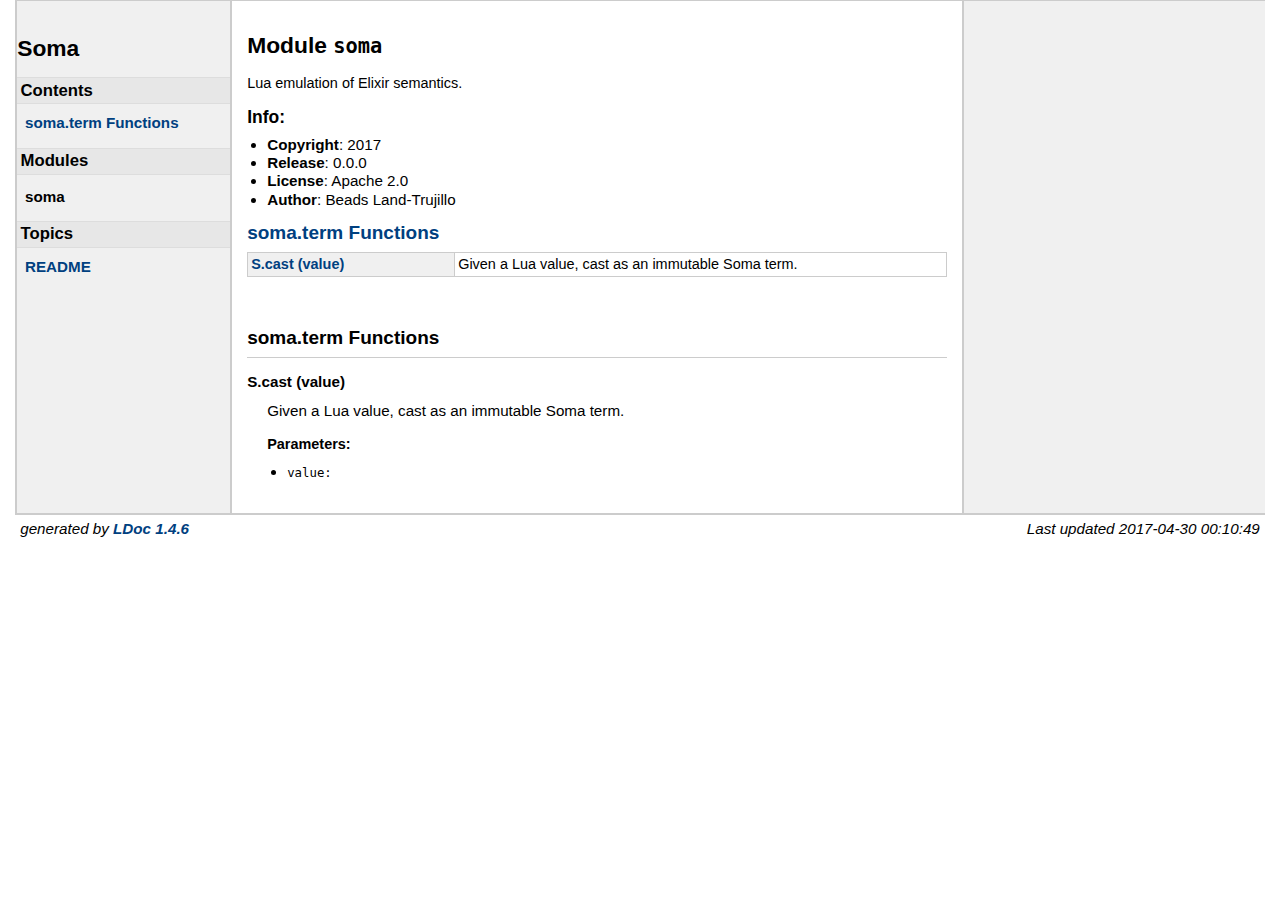
<file: doc/index.html>
<!DOCTYPE html PUBLIC "-//W3C//DTD XHTML 1.0 Strict//EN"
   "http://www.w3.org/TR/xhtml1/DTD/xhtml1-strict.dtd">
<html>
<meta http-equiv="Content-Type" content="text/html; charset=UTF-8"/>
<head>
    <title>Reference</title>
    <link rel="stylesheet" href="ldoc.css" type="text/css" />
</head>
<body>

<div id="container">

<div id="product">
	<div id="product_logo"></div>
	<div id="product_name"><big><b></b></big></div>
	<div id="product_description"></div>
</div> <!-- id="product" -->


<div id="main">


<!-- Menu -->

<div id="navigation">
<br/>
<h1>Soma</h1>


<h2>Contents</h2>
<ul>
<li><a href="#soma_term_Functions">soma.term Functions</a></li>
</ul>


<h2>Modules</h2>
<ul class="nowrap">
  <li><strong>soma</strong></li>
</ul>
<h2>Topics</h2>
<ul class="">
  <li><a href="topics/README.md.html">README</a></li>
</ul>

</div>

<div id="content">

<h1>Module <code>soma</code></h1>
<p>Lua emulation of Elixir semantics.</p>
<p>

</p>
    <h3>Info:</h3>
    <ul>
        <li><strong>Copyright</strong>: 2017</li>
        <li><strong>Release</strong>: 0.0.0</li>
        <li><strong>License</strong>: Apache 2.0</li>
        <li><strong>Author</strong>: Beads Land-Trujillo</li>
    </ul>


<h2><a href="#soma_term_Functions">soma.term Functions</a></h2>
<table class="function_list">
	<tr>
	<td class="name" nowrap><a href="#S.cast">S.cast (value)</a></td>
	<td class="summary">Given a Lua value, cast as an immutable Soma term.</td>
	</tr>
</table>

<br/>
<br/>


    <h2 class="section-header "><a name="soma_term_Functions"></a>soma.term Functions</h2>

    <dl class="function">
    <dt>
    <a name = "S.cast"></a>
    <strong>S.cast (value)</strong>
    </dt>
    <dd>
    Given a Lua value, cast as an immutable Soma term.


    <h3>Parameters:</h3>
    <ul>
        <li><span class="parameter">value</span>



        </li>
    </ul>





</dd>
</dl>


</div> <!-- id="content" -->
</div> <!-- id="main" -->
<div id="about">
<i>generated by <a href="http://github.com/stevedonovan/LDoc">LDoc 1.4.6</a></i>
<i style="float:right;">Last updated 2017-04-30 00:10:49 </i>
</div> <!-- id="about" -->
</div> <!-- id="container" -->
</body>
</html>
</file>
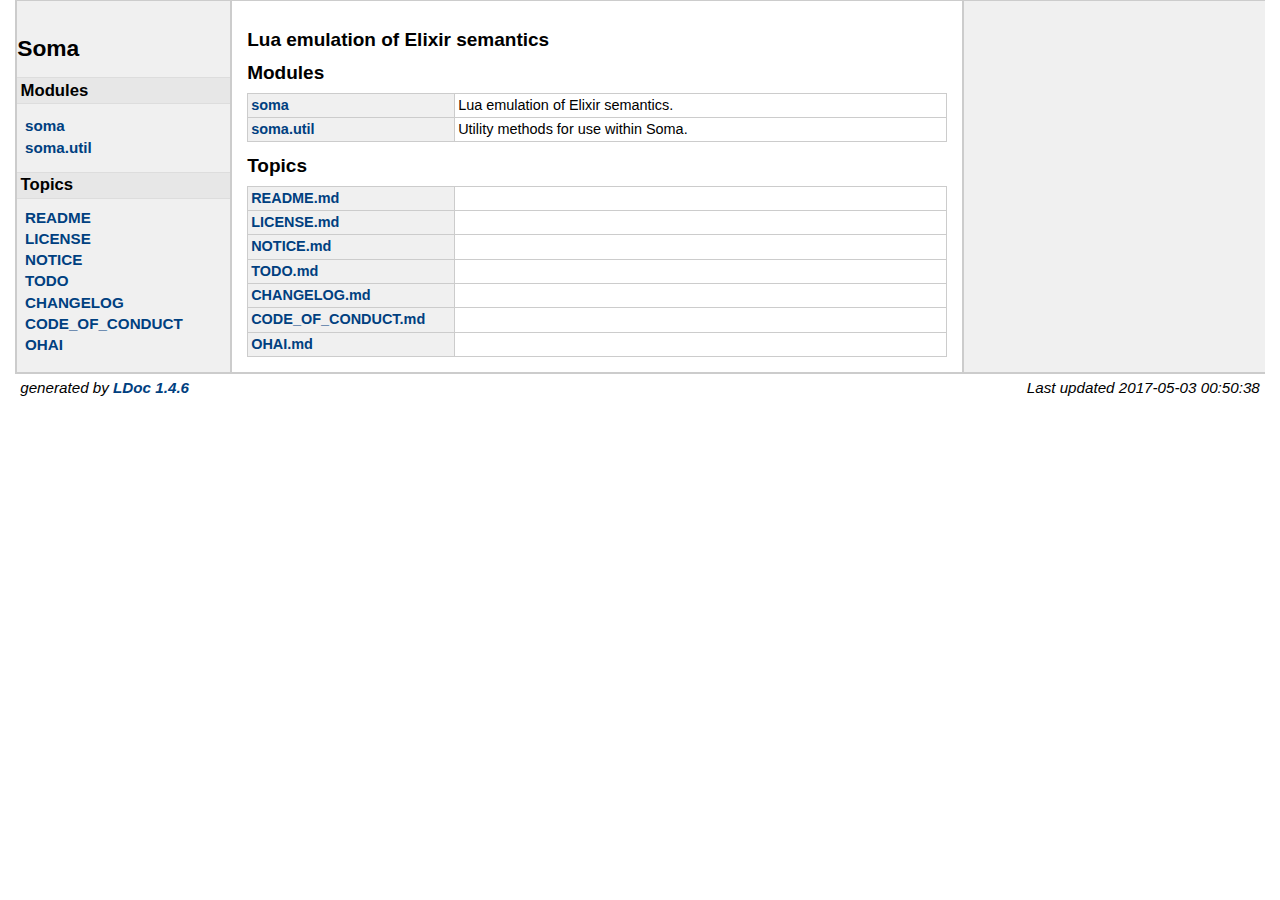
<file: docs/index.html>
<!DOCTYPE html PUBLIC "-//W3C//DTD XHTML 1.0 Strict//EN"
   "http://www.w3.org/TR/xhtml1/DTD/xhtml1-strict.dtd">
<html>
<meta http-equiv="Content-Type" content="text/html; charset=UTF-8"/>
<head>
    <title>Reference</title>
    <link rel="stylesheet" href="ldoc.css" type="text/css" />
</head>
<body>

<div id="container">

<div id="product">
	<div id="product_logo"></div>
	<div id="product_name"><big><b></b></big></div>
	<div id="product_description"></div>
</div> <!-- id="product" -->


<div id="main">


<!-- Menu -->

<div id="navigation">
<br/>
<h1>Soma</h1>




<h2>Modules</h2>
<ul class="nowrap">
  <li><a href="modules/soma.html">soma</a></li>
  <li><a href="modules/soma.util.html">soma.util</a></li>
</ul>
<h2>Topics</h2>
<ul class="">
  <li><a href="topics/README.md.html">README</a></li>
  <li><a href="topics/LICENSE.md.html">LICENSE</a></li>
  <li><a href="topics/NOTICE.md.html">NOTICE</a></li>
  <li><a href="topics/TODO.md.html">TODO</a></li>
  <li><a href="topics/CHANGELOG.md.html">CHANGELOG</a></li>
  <li><a href="topics/CODE_OF_CONDUCT.md.html">CODE_OF_CONDUCT</a></li>
  <li><a href="topics/OHAI.md.html">OHAI</a></li>
</ul>

</div>

<div id="content">


  <h2>Lua emulation of Elixir semantics</h2>

<h2>Modules</h2>
<table class="module_list">
	<tr>
		<td class="name"  nowrap><a href="modules/soma.html">soma</a></td>
		<td class="summary">Lua emulation of Elixir semantics.</td>
	</tr>
	<tr>
		<td class="name"  nowrap><a href="modules/soma.util.html">soma.util</a></td>
		<td class="summary">Utility methods for use within Soma.</td>
	</tr>
</table>
<h2>Topics</h2>
<table class="module_list">
	<tr>
		<td class="name"  nowrap><a href="topics/README.md.html">README.md</a></td>
		<td class="summary"></td>
	</tr>
	<tr>
		<td class="name"  nowrap><a href="topics/LICENSE.md.html">LICENSE.md</a></td>
		<td class="summary"></td>
	</tr>
	<tr>
		<td class="name"  nowrap><a href="topics/NOTICE.md.html">NOTICE.md</a></td>
		<td class="summary"></td>
	</tr>
	<tr>
		<td class="name"  nowrap><a href="topics/TODO.md.html">TODO.md</a></td>
		<td class="summary"></td>
	</tr>
	<tr>
		<td class="name"  nowrap><a href="topics/CHANGELOG.md.html">CHANGELOG.md</a></td>
		<td class="summary"></td>
	</tr>
	<tr>
		<td class="name"  nowrap><a href="topics/CODE_OF_CONDUCT.md.html">CODE_OF_CONDUCT.md</a></td>
		<td class="summary"></td>
	</tr>
	<tr>
		<td class="name"  nowrap><a href="topics/OHAI.md.html">OHAI.md</a></td>
		<td class="summary"></td>
	</tr>
</table>

</div> <!-- id="content" -->
</div> <!-- id="main" -->
<div id="about">
<i>generated by <a href="http://github.com/stevedonovan/LDoc">LDoc 1.4.6</a></i>
<i style="float:right;">Last updated 2017-05-03 00:50:38 </i>
</div> <!-- id="about" -->
</div> <!-- id="container" -->
</body>
</html>
</file>
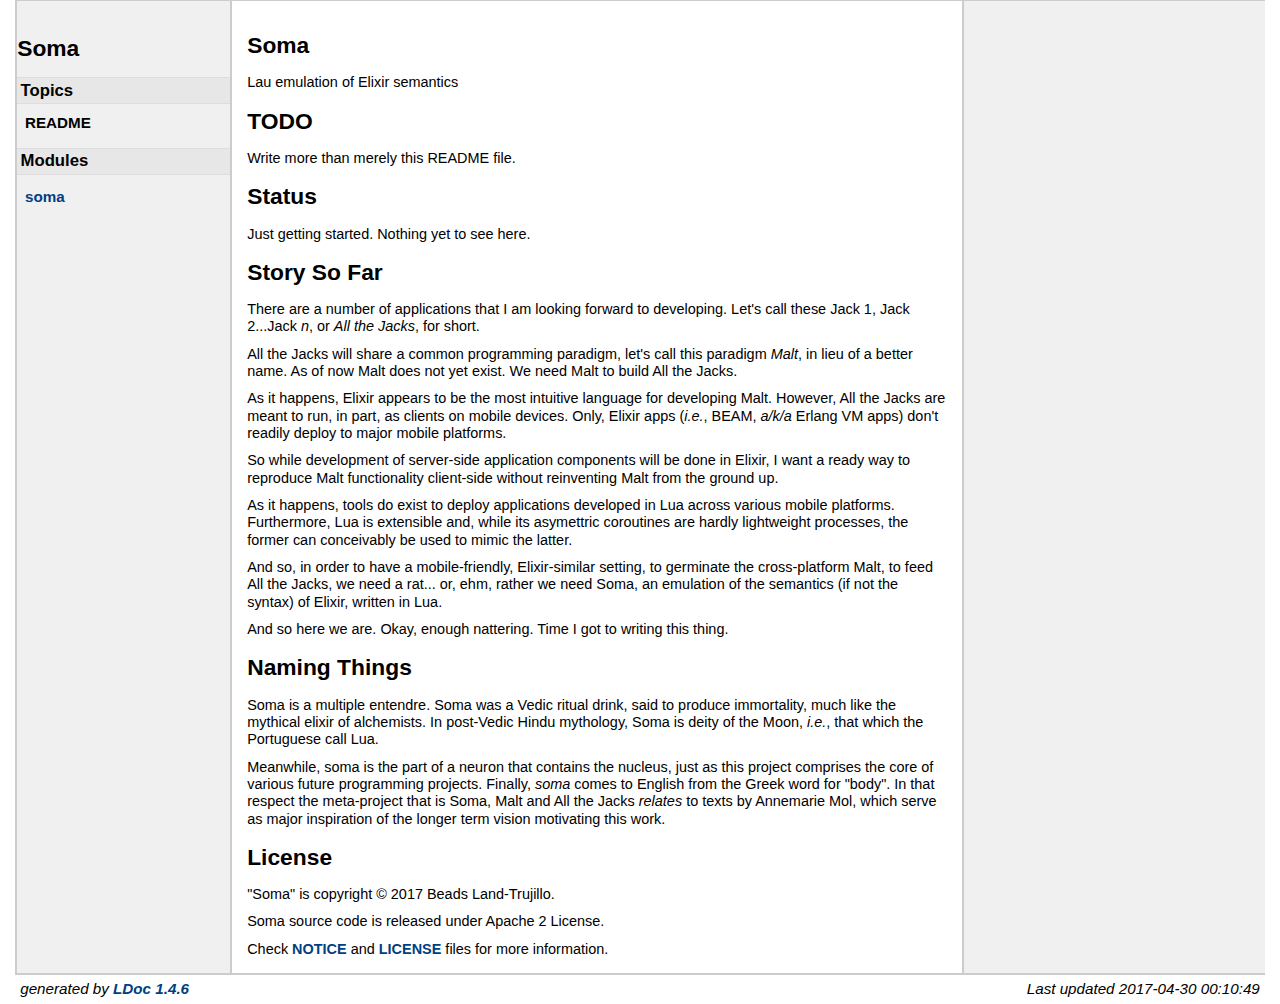
<file: doc/topics/README.md.html>
<!DOCTYPE html PUBLIC "-//W3C//DTD XHTML 1.0 Strict//EN"
   "http://www.w3.org/TR/xhtml1/DTD/xhtml1-strict.dtd">
<html>
<meta http-equiv="Content-Type" content="text/html; charset=UTF-8"/>
<head>
    <title>Reference</title>
    <link rel="stylesheet" href="../ldoc.css" type="text/css" />
</head>
<body>

<div id="container">

<div id="product">
	<div id="product_logo"></div>
	<div id="product_name"><big><b></b></big></div>
	<div id="product_description"></div>
</div> <!-- id="product" -->


<div id="main">


<!-- Menu -->

<div id="navigation">
<br/>
<h1>Soma</h1>




<h2>Topics</h2>
<ul class="">
  <li><strong>README</strong></li>
</ul>
<h2>Modules</h2>
<ul class="nowrap">
  <li><a href="../index.html">soma</a></li>
</ul>

</div>

<div id="content">


<h1>Soma</h1>

<p>Lau emulation of Elixir semantics</p>

<h1>TODO</h1>

<p>Write more than merely this README file.</p>

<h1>Status</h1>

<p>Just getting started. Nothing yet to see here.</p>

<h1>Story So Far</h1>

<p>There are a number of applications that I am looking forward to developing. Let's call these Jack 1, Jack 2...Jack <em>n</em>, or <em>All the Jacks</em>, for short.</p>

<p>All the Jacks will share a common programming paradigm, let's call this paradigm <em>Malt</em>, in lieu of a better name. As of now Malt does not yet exist. We need Malt to build All the Jacks.</p>

<p>As it happens, Elixir appears to be the most intuitive language for developing Malt. However, All the Jacks are meant to run, in part, as clients on mobile devices. Only, Elixir apps (<em>i.e.</em>, BEAM, <em>a/k/a</em> Erlang VM apps) don't readily deploy to major mobile platforms.</p>

<p>So while development of server-side application components will be done in Elixir, I want a ready way to reproduce Malt functionality client-side without reinventing Malt from the ground up.</p>

<p>As it happens, tools do exist to deploy applications developed in Lua across various mobile platforms. Furthermore, Lua is extensible and, while its asymettric coroutines are hardly lightweight processes, the former can conceivably be used to mimic the latter.</p>

<p>And so, in order to have a mobile-friendly, Elixir-similar setting, to germinate the cross-platform Malt, to feed All the Jacks, we need a rat... or, ehm, rather we need Soma, an emulation of the semantics (if not the syntax) of Elixir, written in Lua.</p>

<p>And so here we are. Okay, enough nattering. Time I got to writing this thing.</p>

<h1>Naming Things</h1>

<p>Soma is a multiple entendre. Soma was a Vedic ritual drink, said to produce immortality, much like the mythical elixir of alchemists. In post-Vedic Hindu mythology, Soma is deity of the Moon, <em>i.e.</em>, that which the Portuguese call Lua.</p>

<p>Meanwhile, soma is the part of a neuron that contains the nucleus, just as this project comprises the core of various future programming projects. Finally, <em>soma</em> comes to English from the Greek word for "body". In that respect the meta-project that is Soma, Malt and All the Jacks <em>relates</em> to texts by Annemarie Mol, which serve as major inspiration of the longer term vision motivating this work.</p>

<h1>License</h1>

<p>"Soma" is copyright © 2017 Beads Land-Trujillo.</p>

<p>Soma source code is released under Apache 2 License.</p>

<p>Check <a href="NOTICE">NOTICE</a> and <a href="LICENSE">LICENSE</a> files for more information.</p>


</div> <!-- id="content" -->
</div> <!-- id="main" -->
<div id="about">
<i>generated by <a href="http://github.com/stevedonovan/LDoc">LDoc 1.4.6</a></i>
<i style="float:right;">Last updated 2017-04-30 00:10:49 </i>
</div> <!-- id="about" -->
</div> <!-- id="container" -->
</body>
</html>
</file>
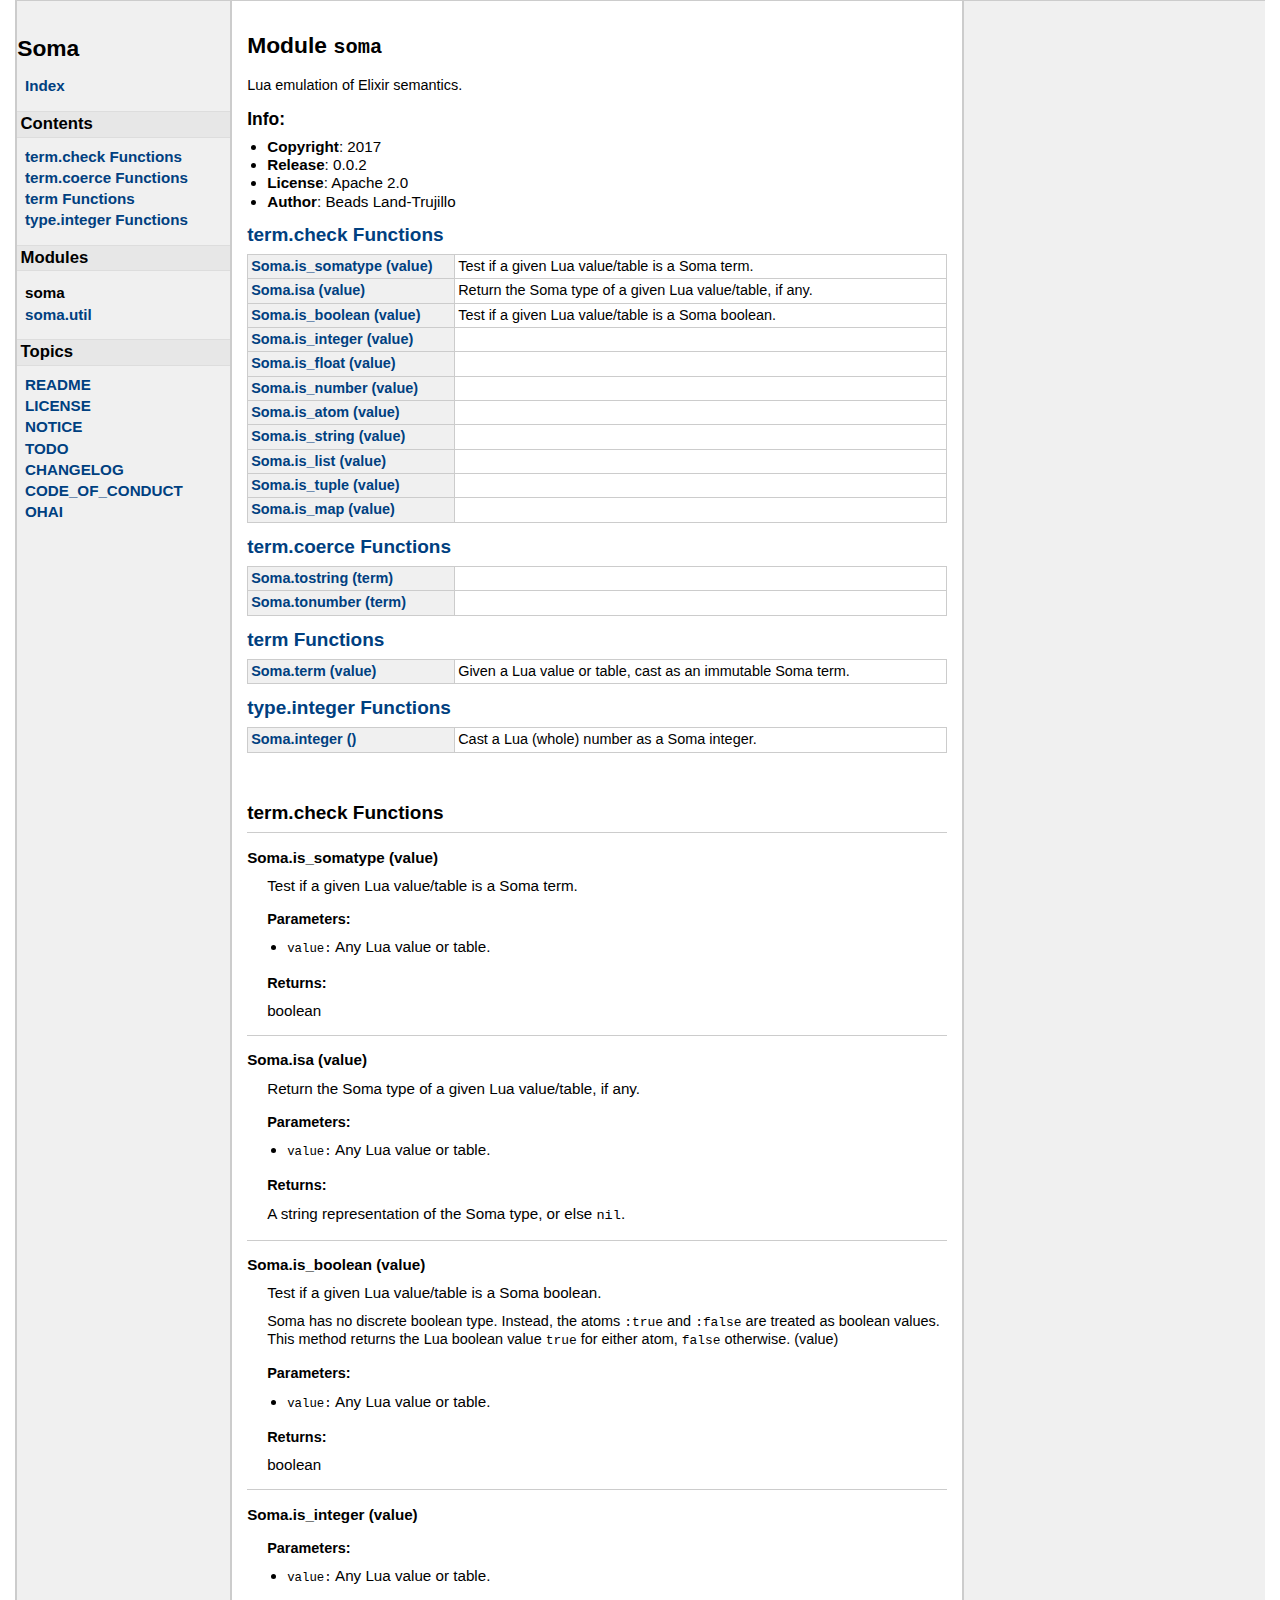
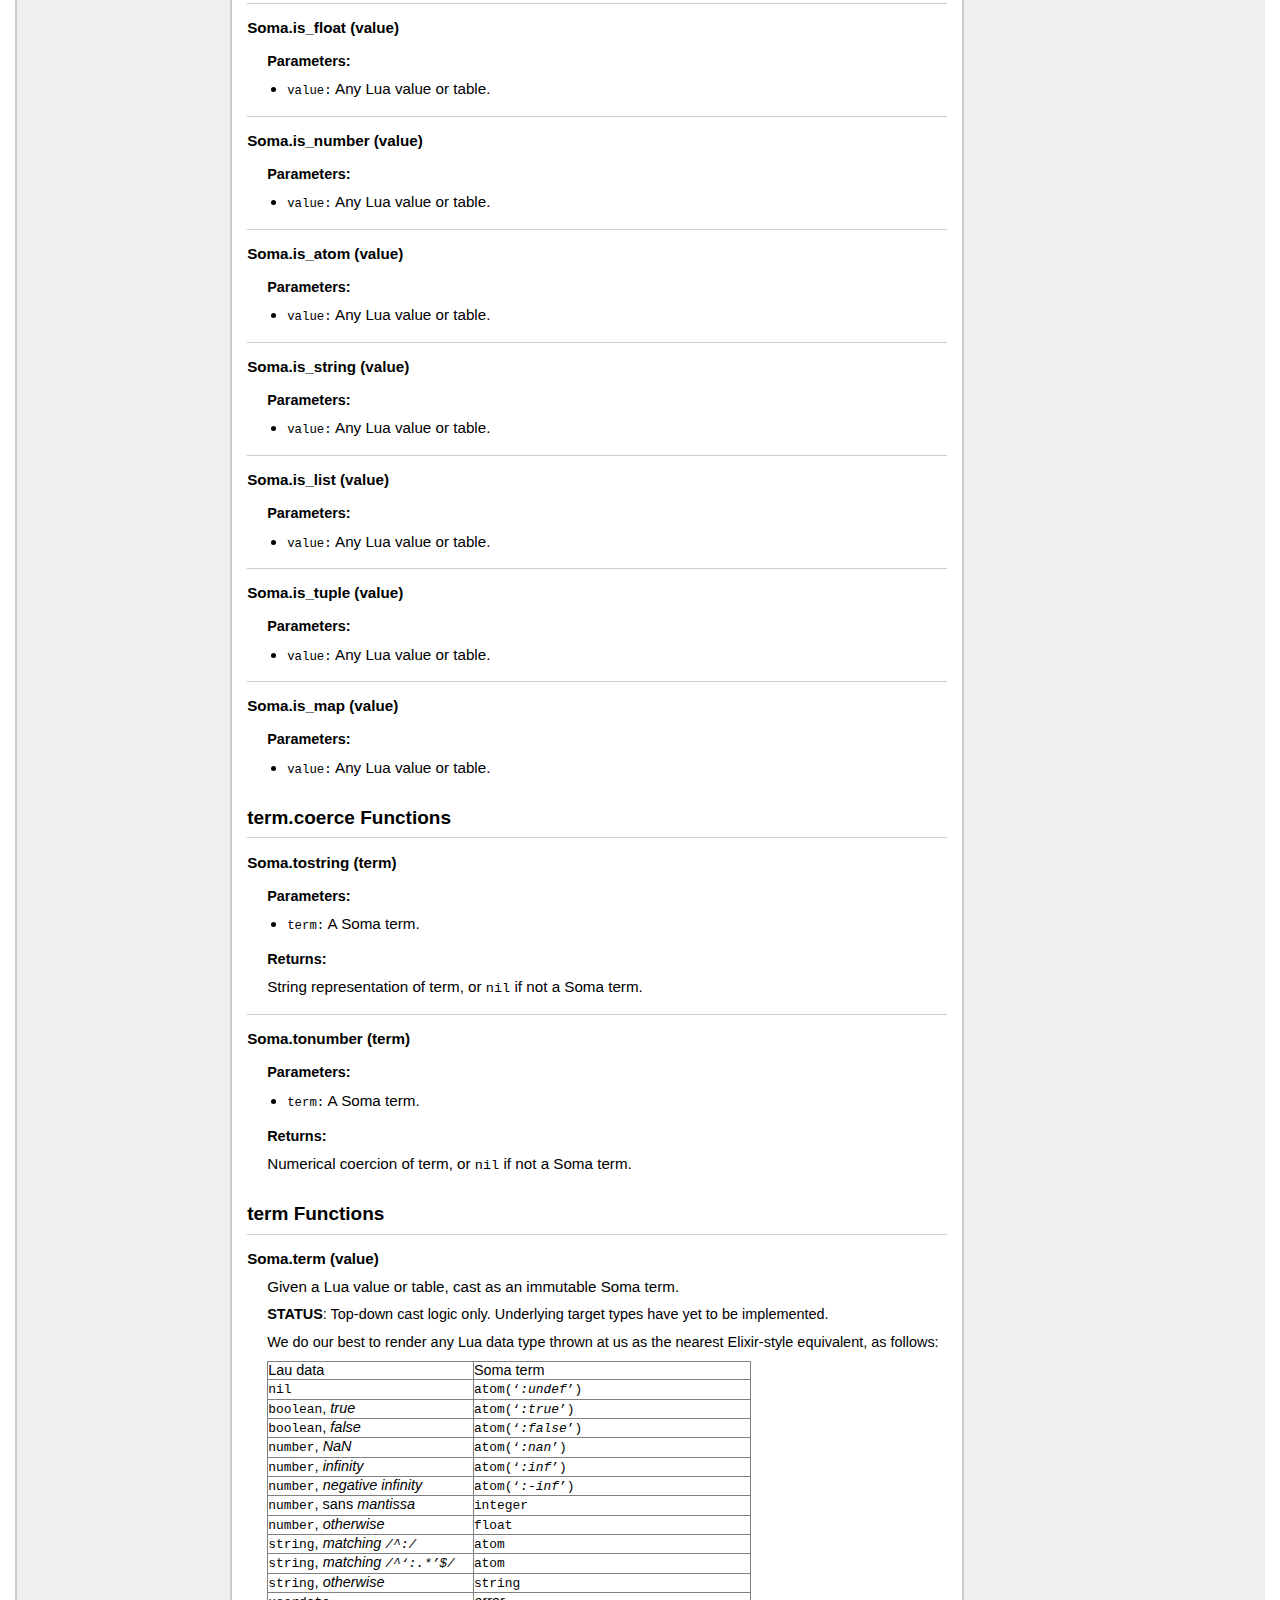
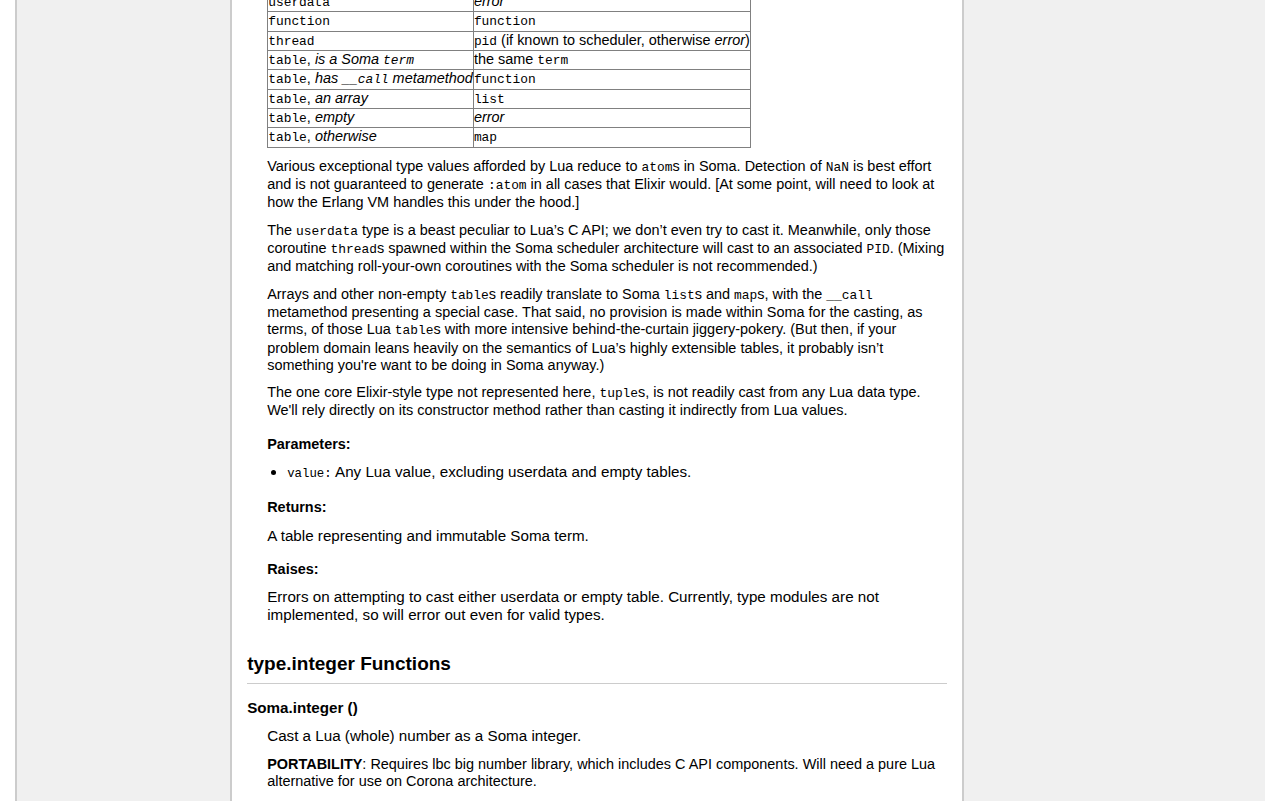
<file: docs/modules/soma.html>
<!DOCTYPE html PUBLIC "-//W3C//DTD XHTML 1.0 Strict//EN"
   "http://www.w3.org/TR/xhtml1/DTD/xhtml1-strict.dtd">
<html>
<meta http-equiv="Content-Type" content="text/html; charset=UTF-8"/>
<head>
    <title>Reference</title>
    <link rel="stylesheet" href="../ldoc.css" type="text/css" />
</head>
<body>

<div id="container">

<div id="product">
	<div id="product_logo"></div>
	<div id="product_name"><big><b></b></big></div>
	<div id="product_description"></div>
</div> <!-- id="product" -->


<div id="main">


<!-- Menu -->

<div id="navigation">
<br/>
<h1>Soma</h1>

<ul>
  <li><a href="../index.html">Index</a></li>
</ul>

<h2>Contents</h2>
<ul>
<li><a href="#term_check_Functions">term.check Functions</a></li>
<li><a href="#term_coerce_Functions">term.coerce Functions</a></li>
<li><a href="#term_Functions">term Functions</a></li>
<li><a href="#type_integer_Functions">type.integer Functions</a></li>
</ul>


<h2>Modules</h2>
<ul class="nowrap">
  <li><strong>soma</strong></li>
  <li><a href="../modules/soma.util.html">soma.util</a></li>
</ul>
<h2>Topics</h2>
<ul class="">
  <li><a href="../topics/README.md.html">README</a></li>
  <li><a href="../topics/LICENSE.md.html">LICENSE</a></li>
  <li><a href="../topics/NOTICE.md.html">NOTICE</a></li>
  <li><a href="../topics/TODO.md.html">TODO</a></li>
  <li><a href="../topics/CHANGELOG.md.html">CHANGELOG</a></li>
  <li><a href="../topics/CODE_OF_CONDUCT.md.html">CODE_OF_CONDUCT</a></li>
  <li><a href="../topics/OHAI.md.html">OHAI</a></li>
</ul>

</div>

<div id="content">

<h1>Module <code>soma</code></h1>
<p>Lua emulation of Elixir semantics.</p>
<p>
</p>
    <h3>Info:</h3>
    <ul>
        <li><strong>Copyright</strong>: 2017</li>
        <li><strong>Release</strong>: 0.0.2</li>
        <li><strong>License</strong>: Apache 2.0</li>
        <li><strong>Author</strong>: Beads Land-Trujillo</li>
    </ul>


<h2><a href="#term_check_Functions">term.check Functions</a></h2>
<table class="function_list">
	<tr>
	<td class="name" nowrap><a href="#Soma.is_somatype">Soma.is_somatype (value)</a></td>
	<td class="summary">Test if a given Lua value/table is a Soma term.</td>
	</tr>
	<tr>
	<td class="name" nowrap><a href="#Soma.isa">Soma.isa (value)</a></td>
	<td class="summary">Return the Soma type of a given Lua value/table, if any.</td>
	</tr>
	<tr>
	<td class="name" nowrap><a href="#Soma.is_boolean">Soma.is_boolean (value)</a></td>
	<td class="summary">Test if a given Lua value/table is a Soma boolean.</td>
	</tr>
	<tr>
	<td class="name" nowrap><a href="#Soma.is_integer">Soma.is_integer (value)</a></td>
	<td class="summary">
</td>
	</tr>
	<tr>
	<td class="name" nowrap><a href="#Soma.is_float">Soma.is_float (value)</a></td>
	<td class="summary">
</td>
	</tr>
	<tr>
	<td class="name" nowrap><a href="#Soma.is_number">Soma.is_number (value)</a></td>
	<td class="summary">
</td>
	</tr>
	<tr>
	<td class="name" nowrap><a href="#Soma.is_atom">Soma.is_atom (value)</a></td>
	<td class="summary">
</td>
	</tr>
	<tr>
	<td class="name" nowrap><a href="#Soma.is_string">Soma.is_string (value)</a></td>
	<td class="summary">
</td>
	</tr>
	<tr>
	<td class="name" nowrap><a href="#Soma.is_list">Soma.is_list (value)</a></td>
	<td class="summary">
</td>
	</tr>
	<tr>
	<td class="name" nowrap><a href="#Soma.is_tuple">Soma.is_tuple (value)</a></td>
	<td class="summary">
</td>
	</tr>
	<tr>
	<td class="name" nowrap><a href="#Soma.is_map">Soma.is_map (value)</a></td>
	<td class="summary">
</td>
	</tr>
</table>
<h2><a href="#term_coerce_Functions">term.coerce Functions</a></h2>
<table class="function_list">
	<tr>
	<td class="name" nowrap><a href="#Soma.tostring">Soma.tostring (term)</a></td>
	<td class="summary">
</td>
	</tr>
	<tr>
	<td class="name" nowrap><a href="#Soma.tonumber">Soma.tonumber (term)</a></td>
	<td class="summary">
</td>
	</tr>
</table>
<h2><a href="#term_Functions">term Functions</a></h2>
<table class="function_list">
	<tr>
	<td class="name" nowrap><a href="#Soma.term">Soma.term (value)</a></td>
	<td class="summary">Given a Lua value or table, cast as an immutable Soma term.</td>
	</tr>
</table>
<h2><a href="#type_integer_Functions">type.integer Functions</a></h2>
<table class="function_list">
	<tr>
	<td class="name" nowrap><a href="#Soma.integer">Soma.integer ()</a></td>
	<td class="summary">Cast a Lua (whole) number as a Soma integer.</td>
	</tr>
</table>

<br/>
<br/>


    <h2 class="section-header "><a name="term_check_Functions"></a>term.check Functions</h2>

    <dl class="function">
    <dt>
    <a name = "Soma.is_somatype"></a>
    <strong>Soma.is_somatype (value)</strong>
    </dt>
    <dd>
    Test if a given Lua value/table is a Soma term.


    <h3>Parameters:</h3>
    <ul>
        <li><span class="parameter">value</span>
         Any Lua value or table.
        </li>
    </ul>

    <h3>Returns:</h3>
    <ol>

        boolean
    </ol>




</dd>
    <dt>
    <a name = "Soma.isa"></a>
    <strong>Soma.isa (value)</strong>
    </dt>
    <dd>
    Return the Soma type of a given Lua value/table, if any.


    <h3>Parameters:</h3>
    <ul>
        <li><span class="parameter">value</span>
         Any Lua value or table.
        </li>
    </ul>

    <h3>Returns:</h3>
    <ol>

        A string representation of the Soma type, or else <code>nil</code>.
    </ol>




</dd>
    <dt>
    <a name = "Soma.is_boolean"></a>
    <strong>Soma.is_boolean (value)</strong>
    </dt>
    <dd>
    Test if a given Lua value/table is a Soma boolean. </p>

<p> Soma has no discrete boolean type. Instead, the atoms <code>:true</code> and
 <code>:false</code> are treated as boolean values. This method returns the
 Lua boolean value <code>true</code> for either atom, <code>false</code> otherwise.
(value)


    <h3>Parameters:</h3>
    <ul>
        <li><span class="parameter">value</span>
         Any Lua value or table.
        </li>
    </ul>

    <h3>Returns:</h3>
    <ol>

        boolean
    </ol>




</dd>
    <dt>
    <a name = "Soma.is_integer"></a>
    <strong>Soma.is_integer (value)</strong>
    </dt>
    <dd>




    <h3>Parameters:</h3>
    <ul>
        <li><span class="parameter">value</span>
         Any Lua value or table.
        </li>
    </ul>





</dd>
    <dt>
    <a name = "Soma.is_float"></a>
    <strong>Soma.is_float (value)</strong>
    </dt>
    <dd>




    <h3>Parameters:</h3>
    <ul>
        <li><span class="parameter">value</span>
         Any Lua value or table.
        </li>
    </ul>





</dd>
    <dt>
    <a name = "Soma.is_number"></a>
    <strong>Soma.is_number (value)</strong>
    </dt>
    <dd>




    <h3>Parameters:</h3>
    <ul>
        <li><span class="parameter">value</span>
         Any Lua value or table.
        </li>
    </ul>





</dd>
    <dt>
    <a name = "Soma.is_atom"></a>
    <strong>Soma.is_atom (value)</strong>
    </dt>
    <dd>




    <h3>Parameters:</h3>
    <ul>
        <li><span class="parameter">value</span>
         Any Lua value or table.
        </li>
    </ul>





</dd>
    <dt>
    <a name = "Soma.is_string"></a>
    <strong>Soma.is_string (value)</strong>
    </dt>
    <dd>




    <h3>Parameters:</h3>
    <ul>
        <li><span class="parameter">value</span>
         Any Lua value or table.
        </li>
    </ul>





</dd>
    <dt>
    <a name = "Soma.is_list"></a>
    <strong>Soma.is_list (value)</strong>
    </dt>
    <dd>




    <h3>Parameters:</h3>
    <ul>
        <li><span class="parameter">value</span>
         Any Lua value or table.
        </li>
    </ul>





</dd>
    <dt>
    <a name = "Soma.is_tuple"></a>
    <strong>Soma.is_tuple (value)</strong>
    </dt>
    <dd>




    <h3>Parameters:</h3>
    <ul>
        <li><span class="parameter">value</span>
         Any Lua value or table.
        </li>
    </ul>





</dd>
    <dt>
    <a name = "Soma.is_map"></a>
    <strong>Soma.is_map (value)</strong>
    </dt>
    <dd>




    <h3>Parameters:</h3>
    <ul>
        <li><span class="parameter">value</span>
         Any Lua value or table.
        </li>
    </ul>





</dd>
</dl>
    <h2 class="section-header "><a name="term_coerce_Functions"></a>term.coerce Functions</h2>

    <dl class="function">
    <dt>
    <a name = "Soma.tostring"></a>
    <strong>Soma.tostring (term)</strong>
    </dt>
    <dd>




    <h3>Parameters:</h3>
    <ul>
        <li><span class="parameter">term</span>
         A Soma term.
        </li>
    </ul>

    <h3>Returns:</h3>
    <ol>

        String representation of term, or <code>nil</code> if not a Soma term.
    </ol>




</dd>
    <dt>
    <a name = "Soma.tonumber"></a>
    <strong>Soma.tonumber (term)</strong>
    </dt>
    <dd>




    <h3>Parameters:</h3>
    <ul>
        <li><span class="parameter">term</span>
         A Soma term.
        </li>
    </ul>

    <h3>Returns:</h3>
    <ol>

        Numerical coercion of term, or <code>nil</code> if not a Soma term.
    </ol>




</dd>
</dl>
    <h2 class="section-header "><a name="term_Functions"></a>term Functions</h2>

    <dl class="function">
    <dt>
    <a name = "Soma.term"></a>
    <strong>Soma.term (value)</strong>
    </dt>
    <dd>
    Given a Lua value or table, cast as an immutable Soma term. </p>

<p> <strong>STATUS</strong>: Top-down cast logic only.
 Underlying target types have yet to be implemented.</p>

<p> We do our best to render any Lua data type thrown at us as the
 nearest Elixir-style equivalent, as follows:</p>

<p> <table border="1">
 <tr><th>Lau data</th><th>Soma term</th></tr>
 <tr><td><code>nil</code></td>
 <td><code>atom(&lsquo;<em>:undef</em>&rsquo;)</code></td></tr>
 <tr><td><code>boolean</code>, <em>true</em></td>
 <td><code>atom(&lsquo;<em>:true</em>&rsquo;)</code></td></tr>
 <tr><td><code>boolean</code>, <em>false</em></td>
 <td><code>atom(&lsquo;<em>:false</em>&rsquo;)</code></td></tr>
 <tr><td><code>number</code>, <em>NaN</em></td>
 <td><code>atom(&lsquo;<em>:nan</em>&rsquo;)</code></td></tr>
 <tr><td><code>number</code>, <em>infinity</em></td>
 <td><code>atom(&lsquo;<em>:inf</em>&rsquo;)</code></td></tr>
 <tr><td><code>number</code>, <em>negative infinity</em></td>
 <td><code>atom(&lsquo;<em>:-inf</em>&rsquo;)</code></td></tr>
 <tr><td><code>number</code>, sans<em> mantissa</em></td>
 <td><code>integer</code></td></tr>
 <tr><td><code>number</code>, <em>otherwise</em></td>
 <td><code>float</code></td></tr>
 <tr><td><code>string</code>, <em>matching <code>/^:/</code></em></td>
 <td><code>atom</code></td></tr>
 <tr><td><code>string</code>, <em>matching <code>/^&lsquo;:.*&rsquo;$/</code></em></td>
 <td><code>atom</code></td></tr>
 <tr><td><code>string</code>, <em>otherwise</em></td>
 <td><code>string</code></td></tr>
 <tr><td><code>userdata</code></td>
 <td><em>error</em></td></tr>
 <tr><td><code>function</code></td>
 <td><code>function</code></td></tr>
 <tr><td><code>thread</code></td>
 <td><code>pid</code> (if known to scheduler, otherwise <em>error</em>)</td></tr>
 <tr><td><code>table</code>, <em>is a Soma <code>term</code></em></td>
 <td>the same <code>term</code></td></tr>
 <tr><td><code>table</code>, <em>has <code>__call</code> metamethod</em></td>
 <td><code>function</code></td></tr>
 <tr><td><code>table</code>, <em>an array</em></td>
 <td><code>list</code></td></tr>
 <tr><td><code>table</code>, <em>empty</em></td>
 <td><em>error</em></td></tr>
 <tr><td><code>table</code>, <em>otherwise</em></td>
 <td><code>map</code></td></tr>
 </table></p>

<p> Various exceptional type values afforded by Lua reduce to
 <code>atom</code>s in Soma. Detection of <code>NaN</code> is best
 effort and is not guaranteed to generate <code>:atom</code> in all
 cases that Elixir would. [At some point, will need to look at how
 the Erlang VM handles this under the hood.]</p>

<p> The <code>userdata</code> type is a beast peculiar to Lua&rsquo;s C API;
 we don&rsquo;t even try to cast it.
 Meanwhile, only those coroutine <code>thread</code>s spawned within
 the Soma scheduler architecture will cast to an associated
 <code>PID</code>. (Mixing and matching roll-your-own coroutines
 with the Soma scheduler is not recommended.)</p>

<p> Arrays and other non-empty <code>table</code>s readily translate to
 Soma <code>list</code>s and <code>map</code>s, with the
 <code>__call</code> metamethod presenting a
 special case. That said, no provision is made within Soma for
 the casting, as terms, of those Lua <code>table</code>s with more
 intensive behind-the-curtain jiggery-pokery.
 (But then, if your problem domain leans heavily on the semantics
 of Lua&rsquo;s highly extensible tables, it probably isn&rsquo;t something
 you're want to be doing in Soma anyway.)</p>

<p> The one core Elixir-style type not represented here,
 <code>tuple</code>s, is not readily cast from any Lua data type.
 We'll rely directly on its constructor method rather than casting
 it indirectly from Lua values.


    <h3>Parameters:</h3>
    <ul>
        <li><span class="parameter">value</span>
         Any Lua value, excluding userdata and empty tables.
        </li>
    </ul>

    <h3>Returns:</h3>
    <ol>

        A table representing and immutable Soma term.
    </ol>

    <h3>Raises:</h3>
     Errors on attempting to cast either userdata or empty table.
 Currently, type modules are not implemented, so will error out even
 for valid types.



</dd>
</dl>
    <h2 class="section-header "><a name="type_integer_Functions"></a>type.integer Functions</h2>

    <dl class="function">
    <dt>
    <a name = "Soma.integer"></a>
    <strong>Soma.integer ()</strong>
    </dt>
    <dd>
    Cast a Lua (whole) number as a Soma integer. </p>

<p> <strong>PORTABILITY</strong>: Requires lbc big number library, which includes
 C API components. Will need a pure Lua alternative for use on
 Corona architecture.







</dd>
</dl>


</div> <!-- id="content" -->
</div> <!-- id="main" -->
<div id="about">
<i>generated by <a href="http://github.com/stevedonovan/LDoc">LDoc 1.4.6</a></i>
<i style="float:right;">Last updated 2017-05-03 00:50:38 </i>
</div> <!-- id="about" -->
</div> <!-- id="container" -->
</body>
</html>
</file>
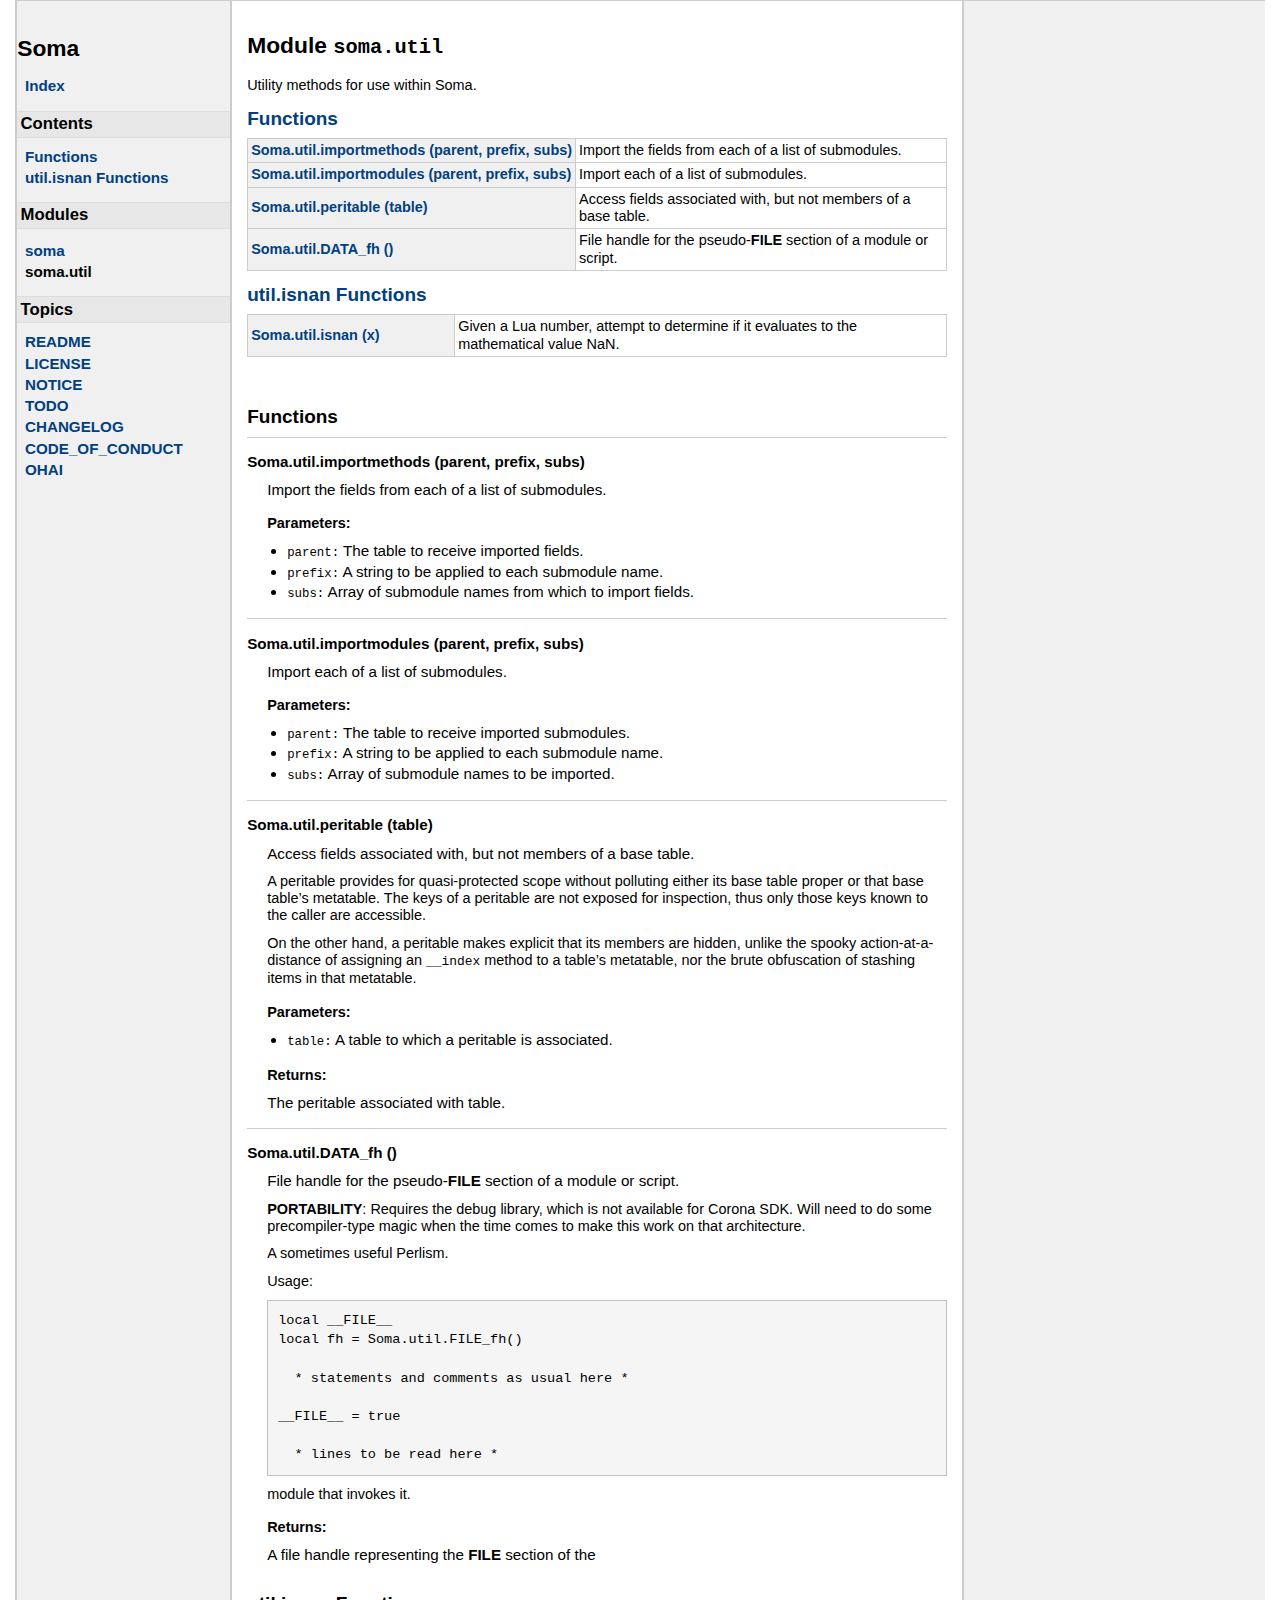
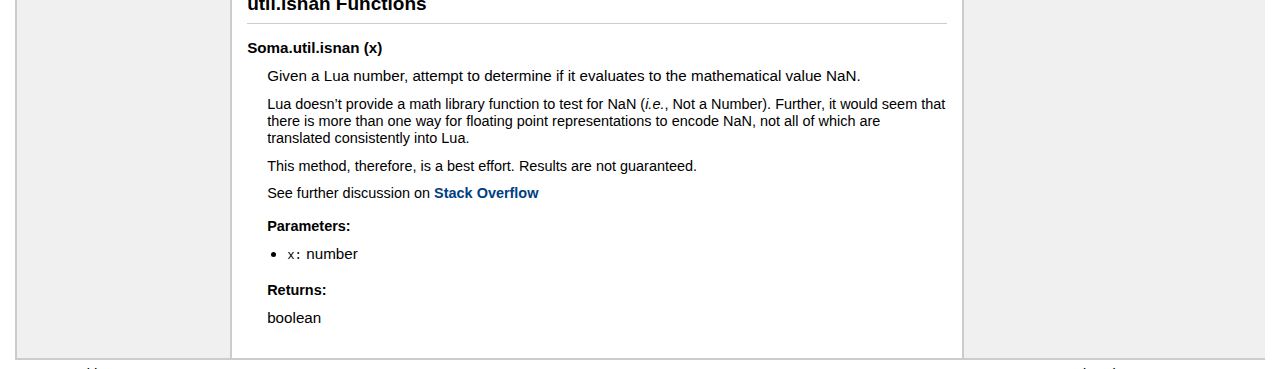
<file: docs/modules/soma.util.html>
<!DOCTYPE html PUBLIC "-//W3C//DTD XHTML 1.0 Strict//EN"
   "http://www.w3.org/TR/xhtml1/DTD/xhtml1-strict.dtd">
<html>
<meta http-equiv="Content-Type" content="text/html; charset=UTF-8"/>
<head>
    <title>Reference</title>
    <link rel="stylesheet" href="../ldoc.css" type="text/css" />
</head>
<body>

<div id="container">

<div id="product">
	<div id="product_logo"></div>
	<div id="product_name"><big><b></b></big></div>
	<div id="product_description"></div>
</div> <!-- id="product" -->


<div id="main">


<!-- Menu -->

<div id="navigation">
<br/>
<h1>Soma</h1>

<ul>
  <li><a href="../index.html">Index</a></li>
</ul>

<h2>Contents</h2>
<ul>
<li><a href="#Functions">Functions</a></li>
<li><a href="#util_isnan_Functions">util.isnan Functions</a></li>
</ul>


<h2>Modules</h2>
<ul class="nowrap">
  <li><a href="../modules/soma.html">soma</a></li>
  <li><strong>soma.util</strong></li>
</ul>
<h2>Topics</h2>
<ul class="">
  <li><a href="../topics/README.md.html">README</a></li>
  <li><a href="../topics/LICENSE.md.html">LICENSE</a></li>
  <li><a href="../topics/NOTICE.md.html">NOTICE</a></li>
  <li><a href="../topics/TODO.md.html">TODO</a></li>
  <li><a href="../topics/CHANGELOG.md.html">CHANGELOG</a></li>
  <li><a href="../topics/CODE_OF_CONDUCT.md.html">CODE_OF_CONDUCT</a></li>
  <li><a href="../topics/OHAI.md.html">OHAI</a></li>
</ul>

</div>

<div id="content">

<h1>Module <code>soma.util</code></h1>
<p>Utility methods for use within Soma.</p>
<p>
</p>


<h2><a href="#Functions">Functions</a></h2>
<table class="function_list">
	<tr>
	<td class="name" nowrap><a href="#Soma.util.importmethods">Soma.util.importmethods (parent, prefix, subs)</a></td>
	<td class="summary">Import the fields from each of a list of submodules.</td>
	</tr>
	<tr>
	<td class="name" nowrap><a href="#Soma.util.importmodules">Soma.util.importmodules (parent, prefix, subs)</a></td>
	<td class="summary">Import each of a list of submodules.</td>
	</tr>
	<tr>
	<td class="name" nowrap><a href="#Soma.util.peritable">Soma.util.peritable (table)</a></td>
	<td class="summary">Access fields associated with, but not members of a base table.</td>
	</tr>
	<tr>
	<td class="name" nowrap><a href="#Soma.util.DATA_fh">Soma.util.DATA_fh ()</a></td>
	<td class="summary">File handle for the pseudo-<strong>FILE</strong> section of a module or script.</td>
	</tr>
</table>
<h2><a href="#util_isnan_Functions">util.isnan Functions</a></h2>
<table class="function_list">
	<tr>
	<td class="name" nowrap><a href="#Soma.util.isnan">Soma.util.isnan (x)</a></td>
	<td class="summary">Given a Lua number, attempt to determine if it evaluates to the
 mathematical value NaN.</td>
	</tr>
</table>

<br/>
<br/>


    <h2 class="section-header "><a name="Functions"></a>Functions</h2>

    <dl class="function">
    <dt>
    <a name = "Soma.util.importmethods"></a>
    <strong>Soma.util.importmethods (parent, prefix, subs)</strong>
    </dt>
    <dd>
    Import the fields from each of a list of submodules.


    <h3>Parameters:</h3>
    <ul>
        <li><span class="parameter">parent</span>
         The table to receive imported fields.
        </li>
        <li><span class="parameter">prefix</span>
         A string to be applied to each submodule name.
        </li>
        <li><span class="parameter">subs</span>
         Array of submodule names from which to import fields.
        </li>
    </ul>





</dd>
    <dt>
    <a name = "Soma.util.importmodules"></a>
    <strong>Soma.util.importmodules (parent, prefix, subs)</strong>
    </dt>
    <dd>
    Import each of a list of submodules.


    <h3>Parameters:</h3>
    <ul>
        <li><span class="parameter">parent</span>
         The table to receive imported submodules.
        </li>
        <li><span class="parameter">prefix</span>
         A string to be applied to each submodule name.
        </li>
        <li><span class="parameter">subs</span>
         Array of submodule names to be imported.
        </li>
    </ul>





</dd>
    <dt>
    <a name = "Soma.util.peritable"></a>
    <strong>Soma.util.peritable (table)</strong>
    </dt>
    <dd>
    Access fields associated with, but not members of a base table. </p>

<p> A peritable provides for quasi-protected scope without polluting
 either its base table proper or that base table&rsquo;s metatable. The
 keys of a peritable are not exposed for inspection, thus only
 those keys known to the caller are accessible.</p>

<p> On the other hand, a peritable makes explicit that its members are
 hidden, unlike the spooky action-at-a-distance of assigning an
 <code>__index</code> method to a table&rsquo;s metatable, nor the brute
 obfuscation of stashing items in that metatable.


    <h3>Parameters:</h3>
    <ul>
        <li><span class="parameter">table</span>
         A table to which a peritable is associated.
        </li>
    </ul>

    <h3>Returns:</h3>
    <ol>

        The peritable associated with table.
    </ol>




</dd>
    <dt>
    <a name = "Soma.util.DATA_fh"></a>
    <strong>Soma.util.DATA_fh ()</strong>
    </dt>
    <dd>
    File handle for the pseudo-<strong>FILE</strong> section of a module or script. </p>

<p> <strong>PORTABILITY</strong>:  Requires the debug library, which is not available
 for Corona SDK.  Will need to do some precompiler-type magic when
 the time comes to make this work on that architecture.</p>

<p> A sometimes useful Perlism.</p>

<p> Usage:</p>

<pre><code>local __FILE__
local fh = Soma.util.FILE_fh()

  * statements and comments as usual here *

__FILE__ = true

  * lines to be read here *
</code></pre>

<p> module that invokes it.



    <h3>Returns:</h3>
    <ol>

        A file handle representing the <strong>FILE</strong> section of the
    </ol>




</dd>
</dl>
    <h2 class="section-header "><a name="util_isnan_Functions"></a>util.isnan Functions</h2>

    <dl class="function">
    <dt>
    <a name = "Soma.util.isnan"></a>
    <strong>Soma.util.isnan (x)</strong>
    </dt>
    <dd>
    Given a Lua number, attempt to determine if it evaluates to the
 mathematical value NaN. </p>

<p> Lua doesn&rsquo;t provide a math library function to test for NaN
 (<em>i.e.</em>, Not a Number).  Further, it would seem that there
 is more than one way for floating point representations to encode
 NaN, not all of which are translated consistently into Lua.</p>

<p> This method, therefore, is a best effort. Results are not guaranteed.</p>

<p> See further discussion on
 <a href="http://stackoverflow.com/questions/12102222/how-to-test-for-1-ind-indeterminate-in-lua]">
 Stack Overflow</a>


    <h3>Parameters:</h3>
    <ul>
        <li><span class="parameter">x</span>
         number
        </li>
    </ul>

    <h3>Returns:</h3>
    <ol>

        boolean
    </ol>




</dd>
</dl>


</div> <!-- id="content" -->
</div> <!-- id="main" -->
<div id="about">
<i>generated by <a href="http://github.com/stevedonovan/LDoc">LDoc 1.4.6</a></i>
<i style="float:right;">Last updated 2017-05-03 00:50:38 </i>
</div> <!-- id="about" -->
</div> <!-- id="container" -->
</body>
</html>
</file>
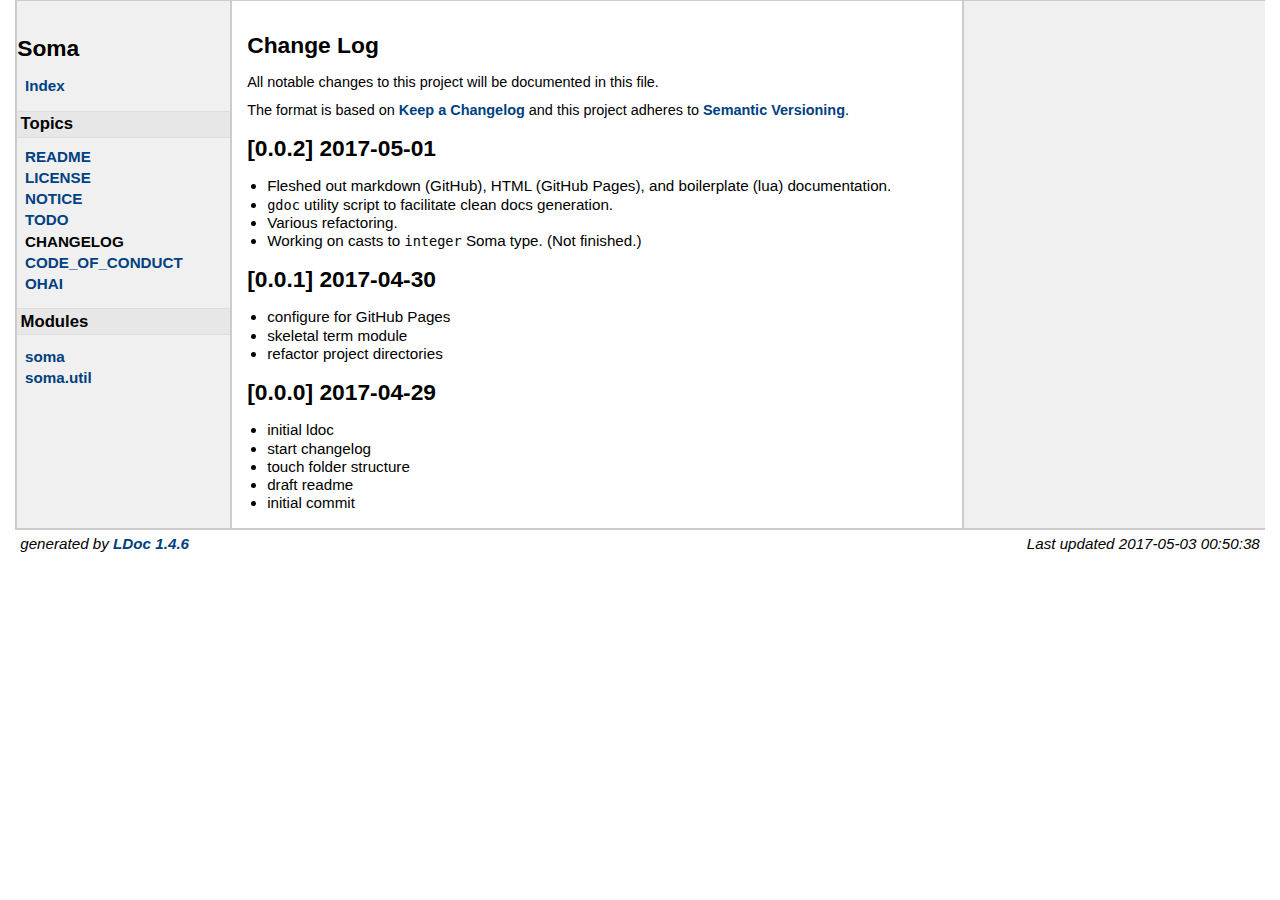
<file: docs/topics/CHANGELOG.md.html>
<!DOCTYPE html PUBLIC "-//W3C//DTD XHTML 1.0 Strict//EN"
   "http://www.w3.org/TR/xhtml1/DTD/xhtml1-strict.dtd">
<html>
<meta http-equiv="Content-Type" content="text/html; charset=UTF-8"/>
<head>
    <title>Reference</title>
    <link rel="stylesheet" href="../ldoc.css" type="text/css" />
</head>
<body>

<div id="container">

<div id="product">
	<div id="product_logo"></div>
	<div id="product_name"><big><b></b></big></div>
	<div id="product_description"></div>
</div> <!-- id="product" -->


<div id="main">


<!-- Menu -->

<div id="navigation">
<br/>
<h1>Soma</h1>

<ul>
  <li><a href="../index.html">Index</a></li>
</ul>



<h2>Topics</h2>
<ul class="">
  <li><a href="../topics/README.md.html">README</a></li>
  <li><a href="../topics/LICENSE.md.html">LICENSE</a></li>
  <li><a href="../topics/NOTICE.md.html">NOTICE</a></li>
  <li><a href="../topics/TODO.md.html">TODO</a></li>
  <li><strong>CHANGELOG</strong></li>
  <li><a href="../topics/CODE_OF_CONDUCT.md.html">CODE_OF_CONDUCT</a></li>
  <li><a href="../topics/OHAI.md.html">OHAI</a></li>
</ul>
<h2>Modules</h2>
<ul class="nowrap">
  <li><a href="../modules/soma.html">soma</a></li>
  <li><a href="../modules/soma.util.html">soma.util</a></li>
</ul>

</div>

<div id="content">

    <h1>Change Log</h1>

<p>All notable changes to this project will be documented in this file.</p>

<p>The format is based on <a href="http://keepachangelog.com/">Keep a Changelog</a> and this project adheres to <a href="http://semver.org/">Semantic Versioning</a>.</p>

<h1>[0.0.2] 2017-05-01</h1>

<ul>
<li> Fleshed out markdown (GitHub), HTML (GitHub Pages), and boilerplate (lua) documentation.</li>
<li> <code>gdoc</code> utility script to facilitate clean docs generation.</li>
<li> Various refactoring.</li>
<li> Working on casts to <code>integer</code> Soma type. (Not finished.)</li>
</ul>


<h1>[0.0.1] 2017-04-30</h1>

<ul>
<li> configure for GitHub Pages</li>
<li> skeletal term module</li>
<li> refactor project directories</li>
</ul>


<h1>[0.0.0] 2017-04-29</h1>

<ul>
<li> initial ldoc</li>
<li> start changelog</li>
<li> touch folder structure</li>
<li> draft readme</li>
<li> initial commit</li>
</ul>



</div> <!-- id="content" -->
</div> <!-- id="main" -->
<div id="about">
<i>generated by <a href="http://github.com/stevedonovan/LDoc">LDoc 1.4.6</a></i>
<i style="float:right;">Last updated 2017-05-03 00:50:38 </i>
</div> <!-- id="about" -->
</div> <!-- id="container" -->
</body>
</html>
</file>
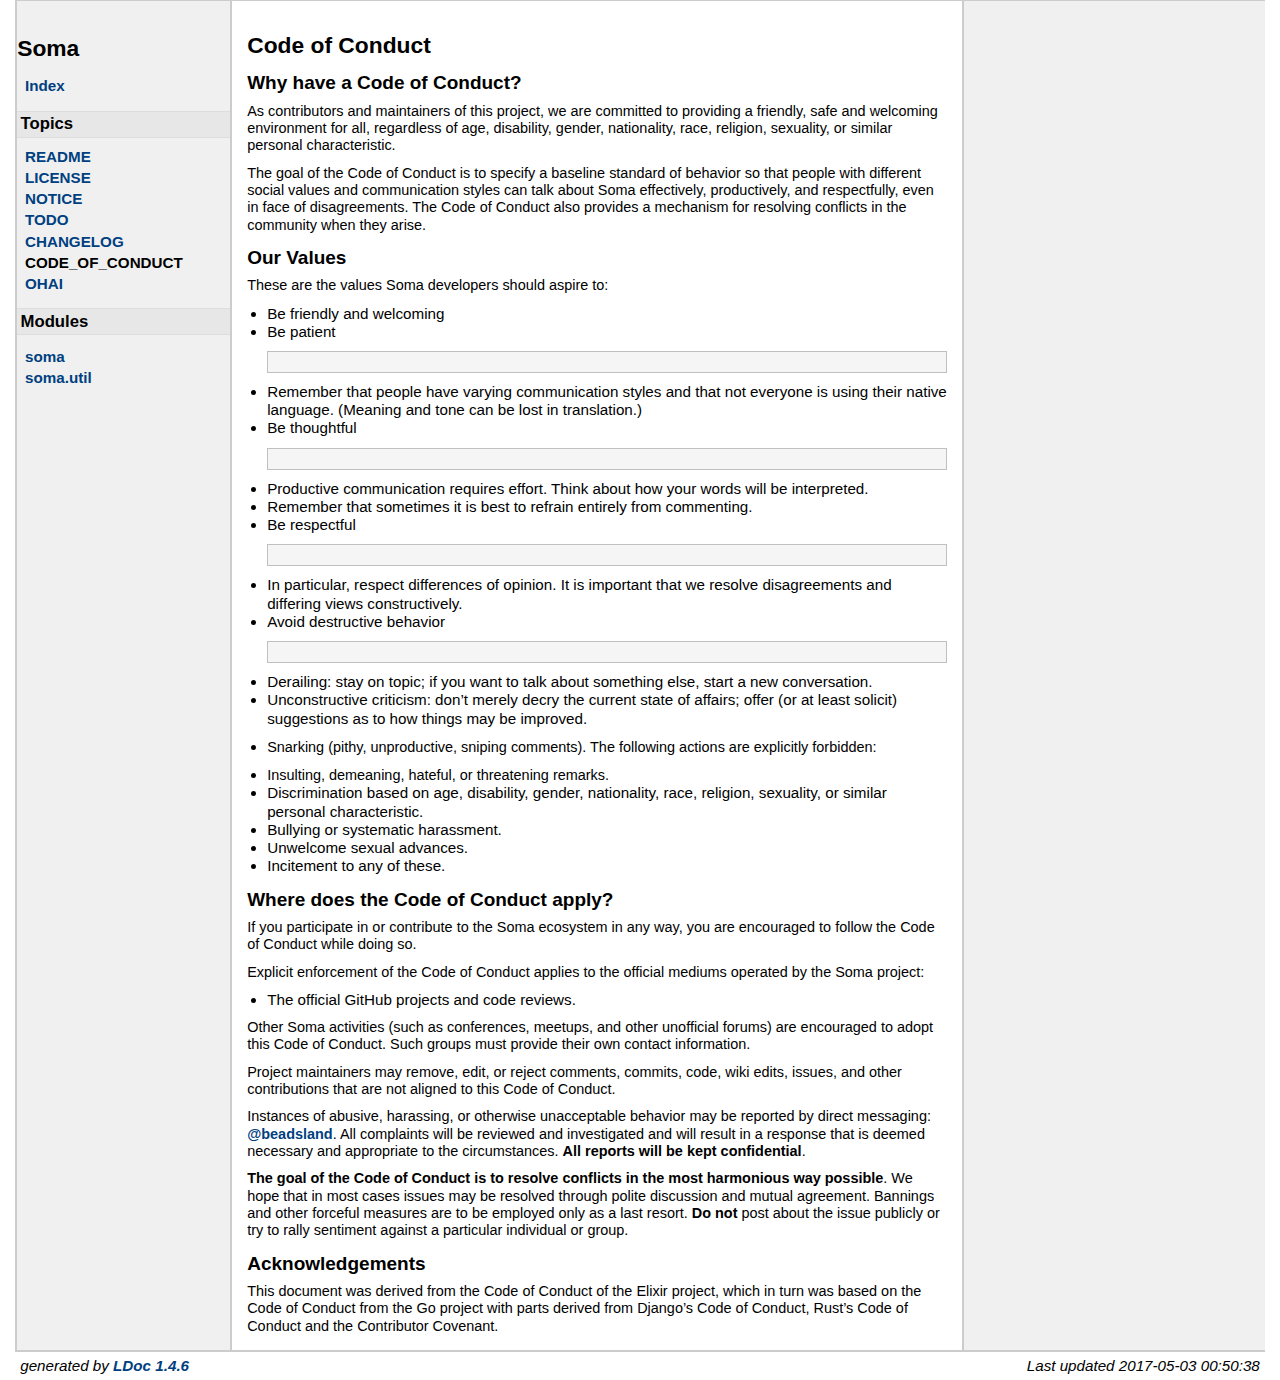
<file: docs/topics/CODE_OF_CONDUCT.md.html>
<!DOCTYPE html PUBLIC "-//W3C//DTD XHTML 1.0 Strict//EN"
   "http://www.w3.org/TR/xhtml1/DTD/xhtml1-strict.dtd">
<html>
<meta http-equiv="Content-Type" content="text/html; charset=UTF-8"/>
<head>
    <title>Reference</title>
    <link rel="stylesheet" href="../ldoc.css" type="text/css" />
</head>
<body>

<div id="container">

<div id="product">
	<div id="product_logo"></div>
	<div id="product_name"><big><b></b></big></div>
	<div id="product_description"></div>
</div> <!-- id="product" -->


<div id="main">


<!-- Menu -->

<div id="navigation">
<br/>
<h1>Soma</h1>

<ul>
  <li><a href="../index.html">Index</a></li>
</ul>



<h2>Topics</h2>
<ul class="">
  <li><a href="../topics/README.md.html">README</a></li>
  <li><a href="../topics/LICENSE.md.html">LICENSE</a></li>
  <li><a href="../topics/NOTICE.md.html">NOTICE</a></li>
  <li><a href="../topics/TODO.md.html">TODO</a></li>
  <li><a href="../topics/CHANGELOG.md.html">CHANGELOG</a></li>
  <li><strong>CODE_OF_CONDUCT</strong></li>
  <li><a href="../topics/OHAI.md.html">OHAI</a></li>
</ul>
<h2>Modules</h2>
<ul class="nowrap">
  <li><a href="../modules/soma.html">soma</a></li>
  <li><a href="../modules/soma.util.html">soma.util</a></li>
</ul>

</div>

<div id="content">

    <h1>Code of Conduct</h1>

<h2>Why have a Code of Conduct?</h2>

<p>As contributors and maintainers of this project, we are committed to providing a friendly, safe and welcoming environment for all, regardless of age, disability, gender, nationality, race, religion, sexuality, or similar personal characteristic.</p>

<p>The goal of the Code of Conduct is to specify a baseline standard of behavior so that people with different social values and communication styles can talk about Soma effectively, productively, and respectfully, even in face of disagreements. The Code of Conduct also provides a mechanism for resolving conflicts in the community when they arise.</p>

<h2>Our Values</h2>

<p>These are the values Soma developers should aspire to:</p>

<ul>
<li> Be friendly and welcoming</li>
<li> Be patient
<pre></li>
<li> Remember that people have varying communication styles <span class="keyword">and</span> that <span class="keyword">not</span> everyone is using their native language. (Meaning <span class="keyword">and</span> tone can be lost <span class="keyword">in</span> translation.)
</pre></li>
<li> Be thoughtful
<pre></li>
<li> Productive communication requires effort. Think about how your words will be interpreted.</li>
<li> Remember that sometimes it is best to refrain entirely from commenting.
</pre></li>
<li> Be respectful
<pre></li>
<li> In particular, respect differences of opinion. It is important that we resolve disagreements <span class="keyword">and</span> differing views constructively.
</pre></li>
<li> Avoid destructive behavior
<pre></li>
<li> Derailing: stay on topic; <span class="keyword">if</span> you want to talk about something <span class="keyword">else</span>, start a new conversation.</li>
<li> Unconstructive criticism: don&rsquo;t merely decry the current state of affairs; offer (<span class="keyword">or</span> at least solicit) suggestions as to how things may be improved.</li>
<li><p> Snarking (pithy, unproductive, sniping comments).
</pre>
The following actions are explicitly forbidden:</p></li>
<li><p> Insulting, demeaning, hateful, or threatening remarks.</p></li>
<li> Discrimination based on age, disability, gender, nationality, race, religion, sexuality, or similar personal characteristic.</li>
<li> Bullying or systematic harassment.</li>
<li> Unwelcome sexual advances.</li>
<li> Incitement to any of these.</li>
</ul>


<h2>Where does the Code of Conduct apply?</h2>

<p>If you participate in or contribute to the Soma ecosystem in any way, you are encouraged to follow the Code of Conduct while doing so.</p>

<p>Explicit enforcement of the Code of Conduct applies to the official mediums operated by the Soma project:</p>

<ul>
<li> The official GitHub projects and code reviews.</li>
</ul>


<p>Other Soma activities (such as conferences, meetups, and other unofficial forums) are encouraged to adopt this Code of Conduct. Such groups must provide their own contact information.</p>

<p>Project maintainers may remove, edit, or reject comments, commits, code, wiki edits, issues, and other contributions that are not aligned to this Code of Conduct.</p>

<p>Instances of abusive, harassing, or otherwise unacceptable behavior may be reported by direct messaging: <a href="http://www.twitter.com/beadsland">@beadsland</a>. All complaints will be reviewed and investigated and will result in a response that is deemed necessary and appropriate to the circumstances. <strong>All reports will be kept confidential</strong>.</p>

<p><strong>The goal of the Code of Conduct is to resolve conflicts in the most harmonious way possible</strong>. We hope that in most cases issues may be resolved through polite discussion and mutual agreement. Bannings and other forceful measures are to be employed only as a last resort. <strong>Do not</strong> post about the issue publicly or try to rally sentiment against a particular individual or group.</p>

<h2>Acknowledgements</h2>

<p>This document was derived from the Code of Conduct of the Elixir project, which in turn was based on the Code of Conduct from the Go project with parts derived from Django&rsquo;s Code of Conduct, Rust&rsquo;s Code of Conduct and the Contributor Covenant.</p>


</div> <!-- id="content" -->
</div> <!-- id="main" -->
<div id="about">
<i>generated by <a href="http://github.com/stevedonovan/LDoc">LDoc 1.4.6</a></i>
<i style="float:right;">Last updated 2017-05-03 00:50:38 </i>
</div> <!-- id="about" -->
</div> <!-- id="container" -->
</body>
</html>
</file>
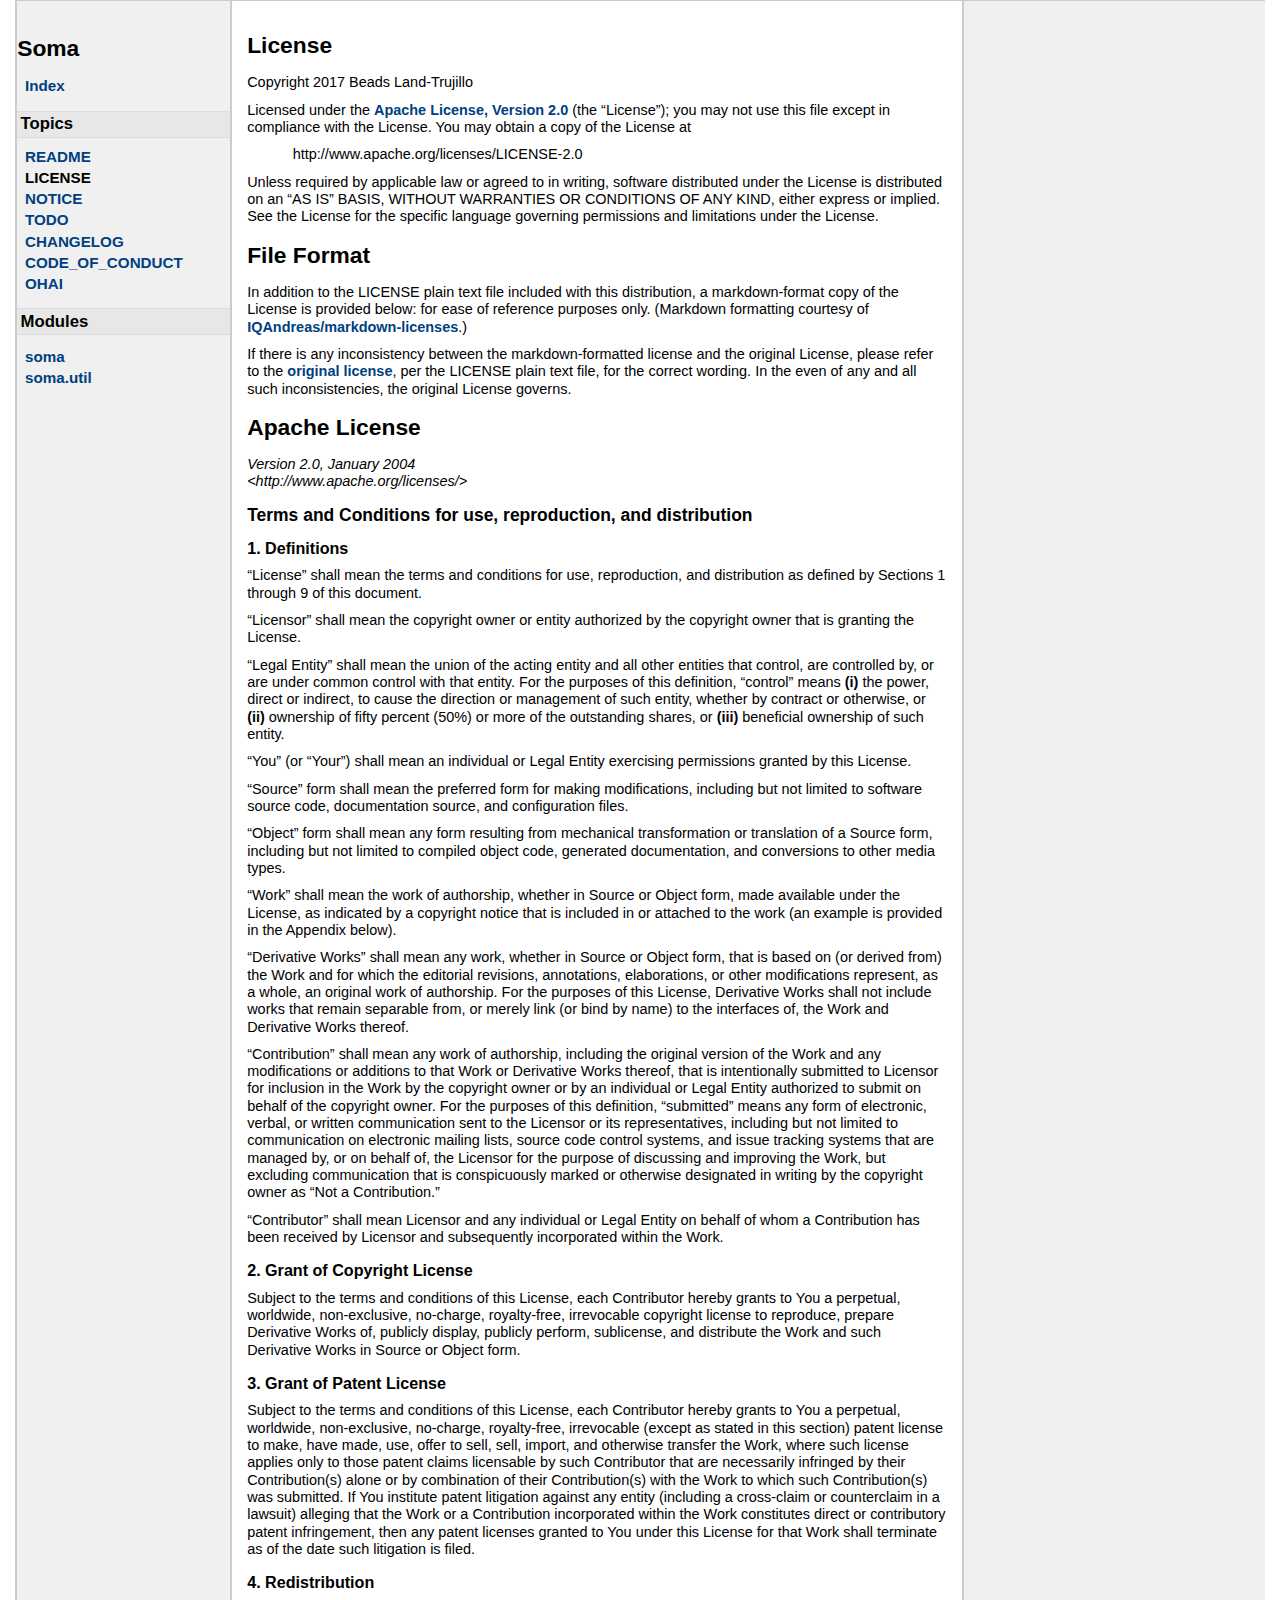
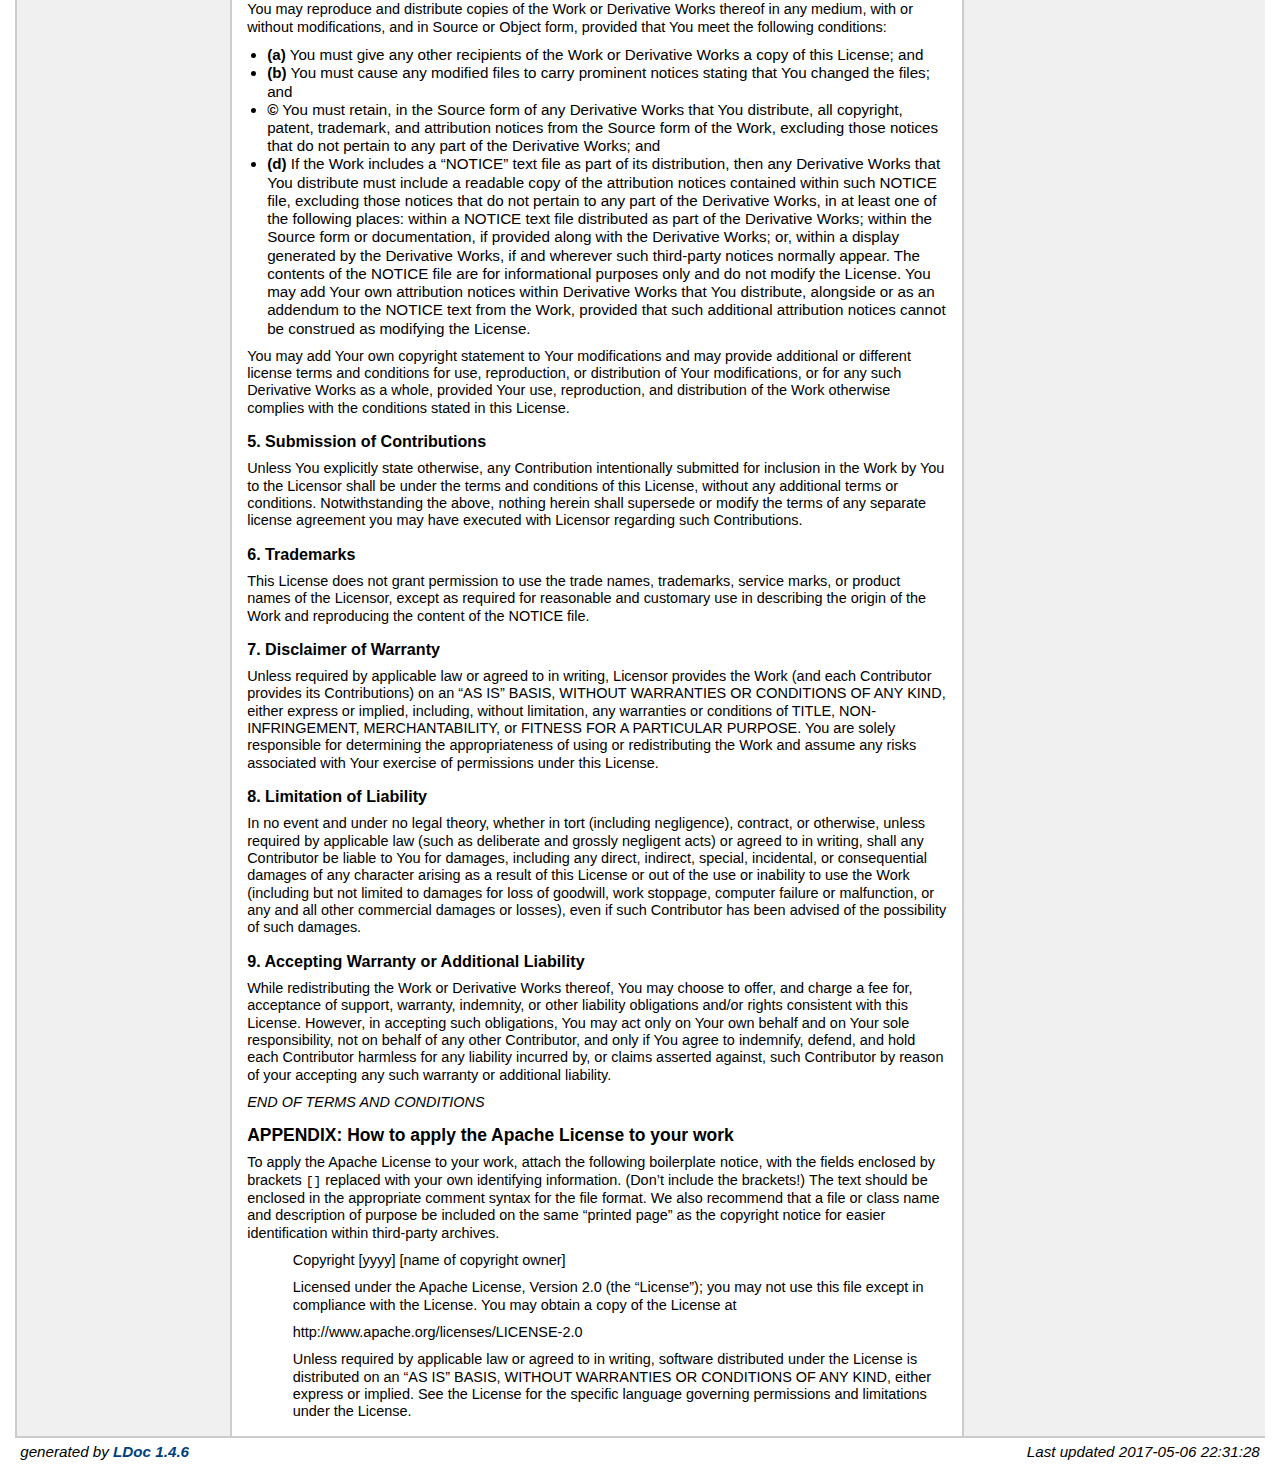
<file: docs/topics/LICENSE.md.html>
<!DOCTYPE html PUBLIC "-//W3C//DTD XHTML 1.0 Strict//EN"
   "http://www.w3.org/TR/xhtml1/DTD/xhtml1-strict.dtd">
<html>
<meta http-equiv="Content-Type" content="text/html; charset=UTF-8"/>
<head>
    <title>Reference</title>
    <link rel="stylesheet" href="../ldoc.css" type="text/css" />
</head>
<body>

<div id="container">

<div id="product">
	<div id="product_logo"></div>
	<div id="product_name"><big><b></b></big></div>
	<div id="product_description"></div>
</div> <!-- id="product" -->


<div id="main">


<!-- Menu -->

<div id="navigation">
<br/>
<h1>Soma</h1>

<ul>
  <li><a href="../index.html">Index</a></li>
</ul>



<h2>Topics</h2>
<ul class="">
  <li><a href="../topics/README.md.html">README</a></li>
  <li><strong>LICENSE</strong></li>
  <li><a href="../topics/NOTICE.md.html">NOTICE</a></li>
  <li><a href="../topics/TODO.md.html">TODO</a></li>
  <li><a href="../topics/CHANGELOG.md.html">CHANGELOG</a></li>
  <li><a href="../topics/CODE_OF_CONDUCT.md.html">CODE_OF_CONDUCT</a></li>
  <li><a href="../topics/OHAI.md.html">OHAI</a></li>
</ul>
<h2>Modules</h2>
<ul class="nowrap">
  <li><a href="../modules/soma.html">soma</a></li>
  <li><a href="../modules/soma.util.html">soma.util</a></li>
</ul>

</div>

<div id="content">

    <h1>License</h1>

<p>Copyright 2017 Beads Land-Trujillo</p>

<p>Licensed under the <a href="http://www.apache.org/licenses/LICENSE-2.0">Apache License, Version 2.0</a> (the &ldquo;License&rdquo;); you may not use this file except in compliance with the License. You may obtain a copy of the License at</p>

<blockquote><p>http://www.apache.org/licenses/LICENSE-2.0</p></blockquote>

<p>Unless required by applicable law or agreed to in writing, software distributed under the License is distributed on an &ldquo;AS IS&rdquo; BASIS, WITHOUT WARRANTIES OR CONDITIONS OF ANY KIND, either express or implied. See the License for the specific language governing permissions and limitations under the License.</p>

<h1>File Format</h1>

<p>In addition to the LICENSE plain text file included with this distribution, a markdown-format copy of the License is provided below: for ease of reference purposes only. (Markdown formatting courtesy of <a href="https://github.com/IQAndreas/markdown-licenses">IQAndreas/markdown-licenses</a>.)</p>

<p>If there is any inconsistency between the markdown-formatted license and the original License, please refer to the <a href="http://www.apache.org/licenses/LICENSE-2.0">original license</a>, per the LICENSE plain text file, for the correct wording. In the even of any and all such inconsistencies, the original License governs.</p>

<h1>Apache License</h1>

<p><em>Version 2.0, January 2004</em><br/>
<em>&lt;http://www.apache.org/licenses/&gt;</em></p>

<h3>Terms and Conditions for use, reproduction, and distribution</h3>

<h4>1. Definitions</h4>

<p>“License” shall mean the terms and conditions for use, reproduction, and distribution as defined by Sections 1 through 9 of this document.</p>

<p>“Licensor” shall mean the copyright owner or entity authorized by the copyright owner that is granting the License.</p>

<p>“Legal Entity” shall mean the union of the acting entity and all other entities that control, are controlled by, or are under common control with that entity. For the purposes of this definition, “control” means <strong>(i)</strong> the power, direct or indirect, to cause the direction or management of such entity, whether by contract or otherwise, or <strong>(ii)</strong> ownership of fifty percent (50%) or more of the outstanding shares, or <strong>(iii)</strong> beneficial ownership of such entity.</p>

<p>“You” (or “Your”) shall mean an individual or Legal Entity exercising permissions granted by this License.</p>

<p>“Source” form shall mean the preferred form for making modifications, including but not limited to software source code, documentation source, and configuration files.</p>

<p>“Object” form shall mean any form resulting from mechanical transformation or translation of a Source form, including but not limited to compiled object code, generated documentation, and conversions to other media types.</p>

<p>“Work” shall mean the work of authorship, whether in Source or Object form, made available under the License, as indicated by a copyright notice that is included in or attached to the work (an example is provided in the Appendix below).</p>

<p>“Derivative Works” shall mean any work, whether in Source or Object form, that is based on (or derived from) the Work and for which the editorial revisions, annotations, elaborations, or other modifications represent, as a whole, an original work of authorship. For the purposes of this License, Derivative Works shall not include works that remain separable from, or merely link (or bind by name) to the interfaces of, the Work and Derivative Works thereof.</p>

<p>“Contribution” shall mean any work of authorship, including the original version of the Work and any modifications or additions to that Work or Derivative Works thereof, that is intentionally submitted to Licensor for inclusion in the Work by the copyright owner or by an individual or Legal Entity authorized to submit on behalf of the copyright owner. For the purposes of this definition, “submitted” means any form of electronic, verbal, or written communication sent to the Licensor or its representatives, including but not limited to communication on electronic mailing lists, source code control systems, and issue tracking systems that are managed by, or on behalf of, the Licensor for the purpose of discussing and improving the Work, but excluding communication that is conspicuously marked or otherwise designated in writing by the copyright owner as “Not a Contribution.”</p>

<p>“Contributor” shall mean Licensor and any individual or Legal Entity on behalf of whom a Contribution has been received by Licensor and subsequently incorporated within the Work.</p>

<h4>2. Grant of Copyright License</h4>

<p>Subject to the terms and conditions of this License, each Contributor hereby grants to You a perpetual, worldwide, non-exclusive, no-charge, royalty-free, irrevocable copyright license to reproduce, prepare Derivative Works of, publicly display, publicly perform, sublicense, and distribute the Work and such Derivative Works in Source or Object form.</p>

<h4>3. Grant of Patent License</h4>

<p>Subject to the terms and conditions of this License, each Contributor hereby grants to You a perpetual, worldwide, non-exclusive, no-charge, royalty-free, irrevocable (except as stated in this section) patent license to make, have made, use, offer to sell, sell, import, and otherwise transfer the Work, where such license applies only to those patent claims licensable by such Contributor that are necessarily infringed by their Contribution(s) alone or by combination of their Contribution(s) with the Work to which such Contribution(s) was submitted. If You institute patent litigation against any entity (including a cross-claim or counterclaim in a lawsuit) alleging that the Work or a Contribution incorporated within the Work constitutes direct or contributory patent infringement, then any patent licenses granted to You under this License for that Work shall terminate as of the date such litigation is filed.</p>

<h4>4. Redistribution</h4>

<p>You may reproduce and distribute copies of the Work or Derivative Works thereof in any medium, with or without modifications, and in Source or Object form, provided that You meet the following conditions:</p>

<ul>
<li> <strong>(a)</strong> You must give any other recipients of the Work or Derivative Works a copy of this License; and</li>
<li> <strong>(b)</strong> You must cause any modified files to carry prominent notices stating that You changed the files; and</li>
<li> <strong>&copy;</strong> You must retain, in the Source form of any Derivative Works that You distribute, all copyright, patent, trademark, and attribution notices from the Source form of the Work, excluding those notices that do not pertain to any part of the Derivative Works; and</li>
<li> <strong>(d)</strong> If the Work includes a “NOTICE” text file as part of its distribution, then any Derivative Works that You distribute must include a readable copy of the attribution notices contained within such NOTICE file, excluding those notices that do not pertain to any part of the Derivative Works, in at least one of the following places: within a NOTICE text file distributed as part of the Derivative Works; within the Source form or documentation, if provided along with the Derivative Works; or, within a display generated by the Derivative Works, if and wherever such third-party notices normally appear. The contents of the NOTICE file are for informational purposes only and do not modify the License. You may add Your own attribution notices within Derivative Works that You distribute, alongside or as an addendum to the NOTICE text from the Work, provided that such additional attribution notices cannot be construed as modifying the License.</li>
</ul>


<p>You may add Your own copyright statement to Your modifications and may provide additional or different license terms and conditions for use, reproduction, or distribution of Your modifications, or for any such Derivative Works as a whole, provided Your use, reproduction, and distribution of the Work otherwise complies with the conditions stated in this License.</p>

<h4>5. Submission of Contributions</h4>

<p>Unless You explicitly state otherwise, any Contribution intentionally submitted for inclusion in the Work by You to the Licensor shall be under the terms and conditions of this License, without any additional terms or conditions. Notwithstanding the above, nothing herein shall supersede or modify the terms of any separate license agreement you may have executed with Licensor regarding such Contributions.</p>

<h4>6. Trademarks</h4>

<p>This License does not grant permission to use the trade names, trademarks, service marks, or product names of the Licensor, except as required for reasonable and customary use in describing the origin of the Work and reproducing the content of the NOTICE file.</p>

<h4>7. Disclaimer of Warranty</h4>

<p>Unless required by applicable law or agreed to in writing, Licensor provides the Work (and each Contributor provides its Contributions) on an “AS IS” BASIS, WITHOUT WARRANTIES OR CONDITIONS OF ANY KIND, either express or implied, including, without limitation, any warranties or conditions of TITLE, NON-INFRINGEMENT, MERCHANTABILITY, or FITNESS FOR A PARTICULAR PURPOSE. You are solely responsible for determining the appropriateness of using or redistributing the Work and assume any risks associated with Your exercise of permissions under this License.</p>

<h4>8. Limitation of Liability</h4>

<p>In no event and under no legal theory, whether in tort (including negligence), contract, or otherwise, unless required by applicable law (such as deliberate and grossly negligent acts) or agreed to in writing, shall any Contributor be liable to You for damages, including any direct, indirect, special, incidental, or consequential damages of any character arising as a result of this License or out of the use or inability to use the Work (including but not limited to damages for loss of goodwill, work stoppage, computer failure or malfunction, or any and all other commercial damages or losses), even if such Contributor has been advised of the possibility of such damages.</p>

<h4>9. Accepting Warranty or Additional Liability</h4>

<p>While redistributing the Work or Derivative Works thereof, You may choose to offer, and charge a fee for, acceptance of support, warranty, indemnity, or other liability obligations and/or rights consistent with this License. However, in accepting such obligations, You may act only on Your own behalf and on Your sole responsibility, not on behalf of any other Contributor, and only if You agree to indemnify, defend, and hold each Contributor harmless for any liability incurred by, or claims asserted against, such Contributor by reason of your accepting any such warranty or additional liability.</p>

<p><em>END OF TERMS AND CONDITIONS</em></p>

<h3>APPENDIX: How to apply the Apache License to your work</h3>

<p>To apply the Apache License to your work, attach the following boilerplate notice, with the fields enclosed by brackets <code>[]</code> replaced with your own identifying information. (Don&rsquo;t include the brackets!) The text should be enclosed in the appropriate comment syntax for the file format. We also recommend that a file or class name and description of purpose be included on the same “printed page” as the copyright notice for easier identification within third-party archives.</p>

<blockquote><p>Copyright [yyyy] [name of copyright owner]</p>

<p>Licensed under the Apache License, Version 2.0 (the &ldquo;License&rdquo;); you may not use this file except in compliance with the License. You may obtain a copy of the License at</p>

<p>http://www.apache.org/licenses/LICENSE-2.0</p>

<p>Unless required by applicable law or agreed to in writing, software distributed under the License is distributed on an &ldquo;AS IS&rdquo; BASIS, WITHOUT WARRANTIES OR CONDITIONS OF ANY KIND, either express or implied. See the License for the specific language governing permissions and limitations under the License.</p></blockquote>


</div> <!-- id="content" -->
</div> <!-- id="main" -->
<div id="about">
<i>generated by <a href="http://github.com/stevedonovan/LDoc">LDoc 1.4.6</a></i>
<i style="float:right;">Last updated 2017-05-06 22:31:28 </i>
</div> <!-- id="about" -->
</div> <!-- id="container" -->
</body>
</html>
</file>
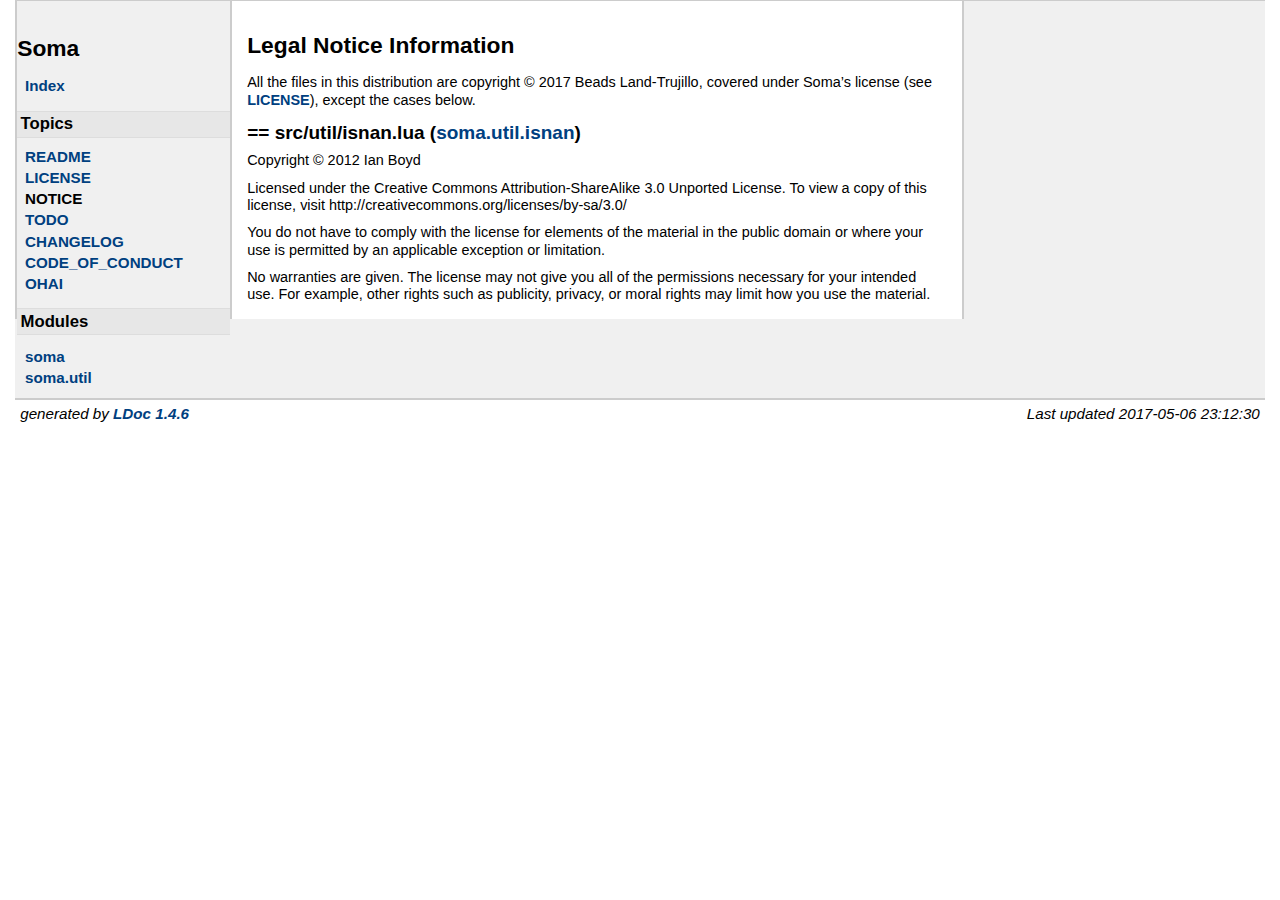
<file: docs/topics/NOTICE.md.html>
<!DOCTYPE html PUBLIC "-//W3C//DTD XHTML 1.0 Strict//EN"
   "http://www.w3.org/TR/xhtml1/DTD/xhtml1-strict.dtd">
<html>
<meta http-equiv="Content-Type" content="text/html; charset=UTF-8"/>
<head>
    <title>Reference</title>
    <link rel="stylesheet" href="../ldoc.css" type="text/css" />
</head>
<body>

<div id="container">

<div id="product">
	<div id="product_logo"></div>
	<div id="product_name"><big><b></b></big></div>
	<div id="product_description"></div>
</div> <!-- id="product" -->


<div id="main">


<!-- Menu -->

<div id="navigation">
<br/>
<h1>Soma</h1>

<ul>
  <li><a href="../index.html">Index</a></li>
</ul>



<h2>Topics</h2>
<ul class="">
  <li><a href="../topics/README.md.html">README</a></li>
  <li><a href="../topics/LICENSE.md.html">LICENSE</a></li>
  <li><strong>NOTICE</strong></li>
  <li><a href="../topics/TODO.md.html">TODO</a></li>
  <li><a href="../topics/CHANGELOG.md.html">CHANGELOG</a></li>
  <li><a href="../topics/CODE_OF_CONDUCT.md.html">CODE_OF_CONDUCT</a></li>
  <li><a href="../topics/OHAI.md.html">OHAI</a></li>
</ul>
<h2>Modules</h2>
<ul class="nowrap">
  <li><a href="../modules/soma.html">soma</a></li>
  <li><a href="../modules/soma.util.html">soma.util</a></li>
</ul>

</div>

<div id="content">

    <h1>Legal Notice Information</h1>

<p>All the files in this distribution are copyright © 2017 Beads Land-Trujillo, covered under Soma&rsquo;s license (see <a href="LICENSE.md.html">LICENSE</a>), except the cases below.</p>

<h2>== src/util/isnan.lua (<a href="../modules/soma.util.html#Soma.util.isnan">soma.util.isnan</a>)</h2>

<p>Copyright © 2012 Ian Boyd</p>

<p>Licensed under the Creative Commons Attribution-ShareAlike 3.0 Unported License. To view a copy of this license, visit http://creativecommons.org/licenses/by-sa/3.0/</p>

<p>You do not have to comply with the license for elements of the material in the public domain or where your use is permitted by an applicable exception or limitation.</p>

<p>No warranties are given. The license may not give you all of the permissions necessary for your intended use. For example, other rights such as publicity, privacy, or moral rights may limit how you use the material.</p>


</div> <!-- id="content" -->
</div> <!-- id="main" -->
<div id="about">
<i>generated by <a href="http://github.com/stevedonovan/LDoc">LDoc 1.4.6</a></i>
<i style="float:right;">Last updated 2017-05-06 23:12:30 </i>
</div> <!-- id="about" -->
</div> <!-- id="container" -->
</body>
</html>
</file>
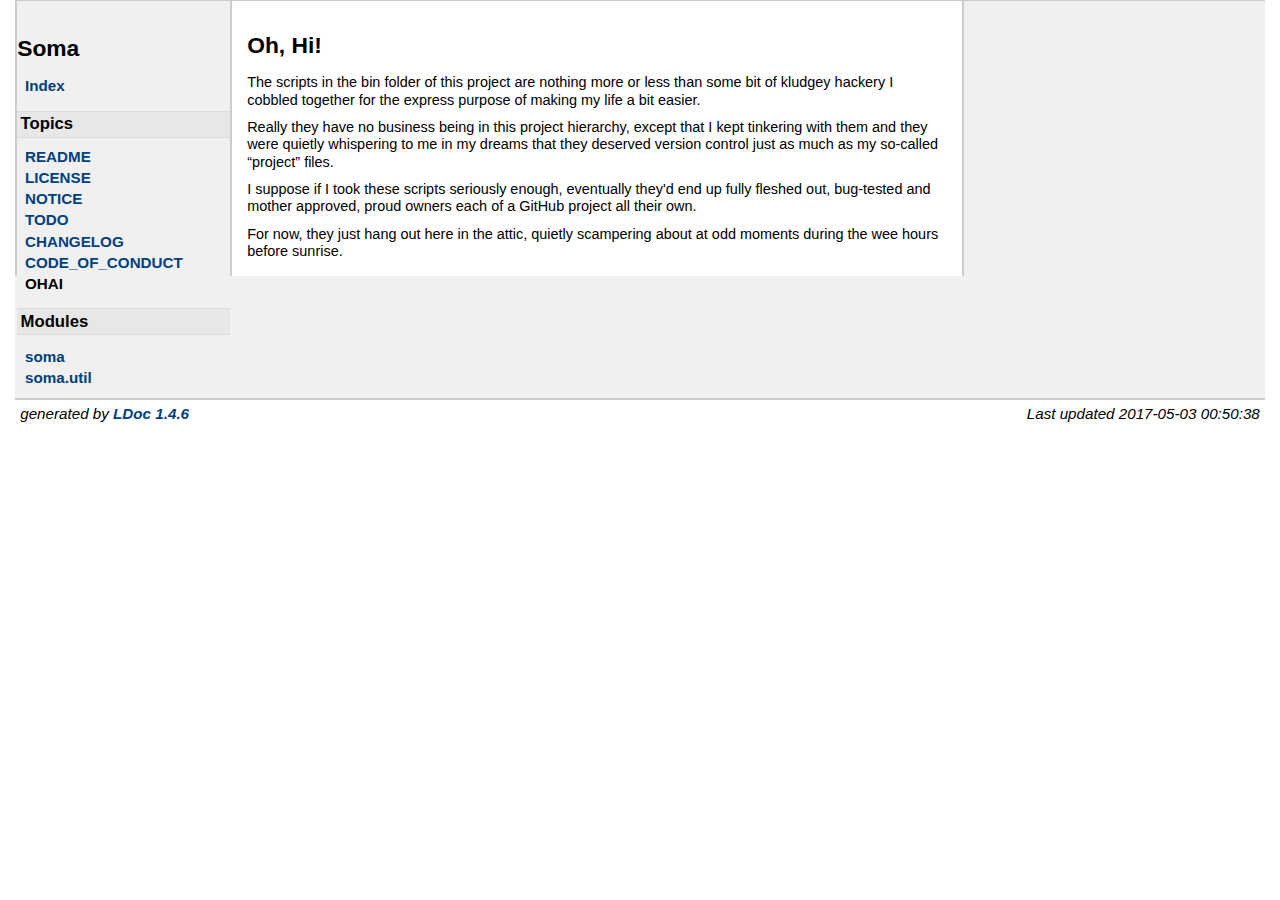
<file: docs/topics/OHAI.md.html>
<!DOCTYPE html PUBLIC "-//W3C//DTD XHTML 1.0 Strict//EN"
   "http://www.w3.org/TR/xhtml1/DTD/xhtml1-strict.dtd">
<html>
<meta http-equiv="Content-Type" content="text/html; charset=UTF-8"/>
<head>
    <title>Reference</title>
    <link rel="stylesheet" href="../ldoc.css" type="text/css" />
</head>
<body>

<div id="container">

<div id="product">
	<div id="product_logo"></div>
	<div id="product_name"><big><b></b></big></div>
	<div id="product_description"></div>
</div> <!-- id="product" -->


<div id="main">


<!-- Menu -->

<div id="navigation">
<br/>
<h1>Soma</h1>

<ul>
  <li><a href="../index.html">Index</a></li>
</ul>



<h2>Topics</h2>
<ul class="">
  <li><a href="../topics/README.md.html">README</a></li>
  <li><a href="../topics/LICENSE.md.html">LICENSE</a></li>
  <li><a href="../topics/NOTICE.md.html">NOTICE</a></li>
  <li><a href="../topics/TODO.md.html">TODO</a></li>
  <li><a href="../topics/CHANGELOG.md.html">CHANGELOG</a></li>
  <li><a href="../topics/CODE_OF_CONDUCT.md.html">CODE_OF_CONDUCT</a></li>
  <li><strong>OHAI</strong></li>
</ul>
<h2>Modules</h2>
<ul class="nowrap">
  <li><a href="../modules/soma.html">soma</a></li>
  <li><a href="../modules/soma.util.html">soma.util</a></li>
</ul>

</div>

<div id="content">

    <h1>Oh, Hi!</h1>

<p>The scripts in the bin folder of this project are nothing more or less than some bit of kludgey hackery I cobbled together for the express purpose of making my life a bit easier.</p>

<p>Really they have no business being in this project hierarchy, except that I kept tinkering with them and they were quietly whispering to me in my dreams that they deserved version control just as much as my so-called &ldquo;project&rdquo; files.</p>

<p>I suppose if I took these scripts seriously enough, eventually they'd end up fully fleshed out, bug-tested and mother approved, proud owners each of a GitHub project all their own.</p>

<p>For now, they just hang out here in the attic, quietly scampering about at odd moments during the wee hours before sunrise.</p>


</div> <!-- id="content" -->
</div> <!-- id="main" -->
<div id="about">
<i>generated by <a href="http://github.com/stevedonovan/LDoc">LDoc 1.4.6</a></i>
<i style="float:right;">Last updated 2017-05-03 00:50:38 </i>
</div> <!-- id="about" -->
</div> <!-- id="container" -->
</body>
</html>
</file>
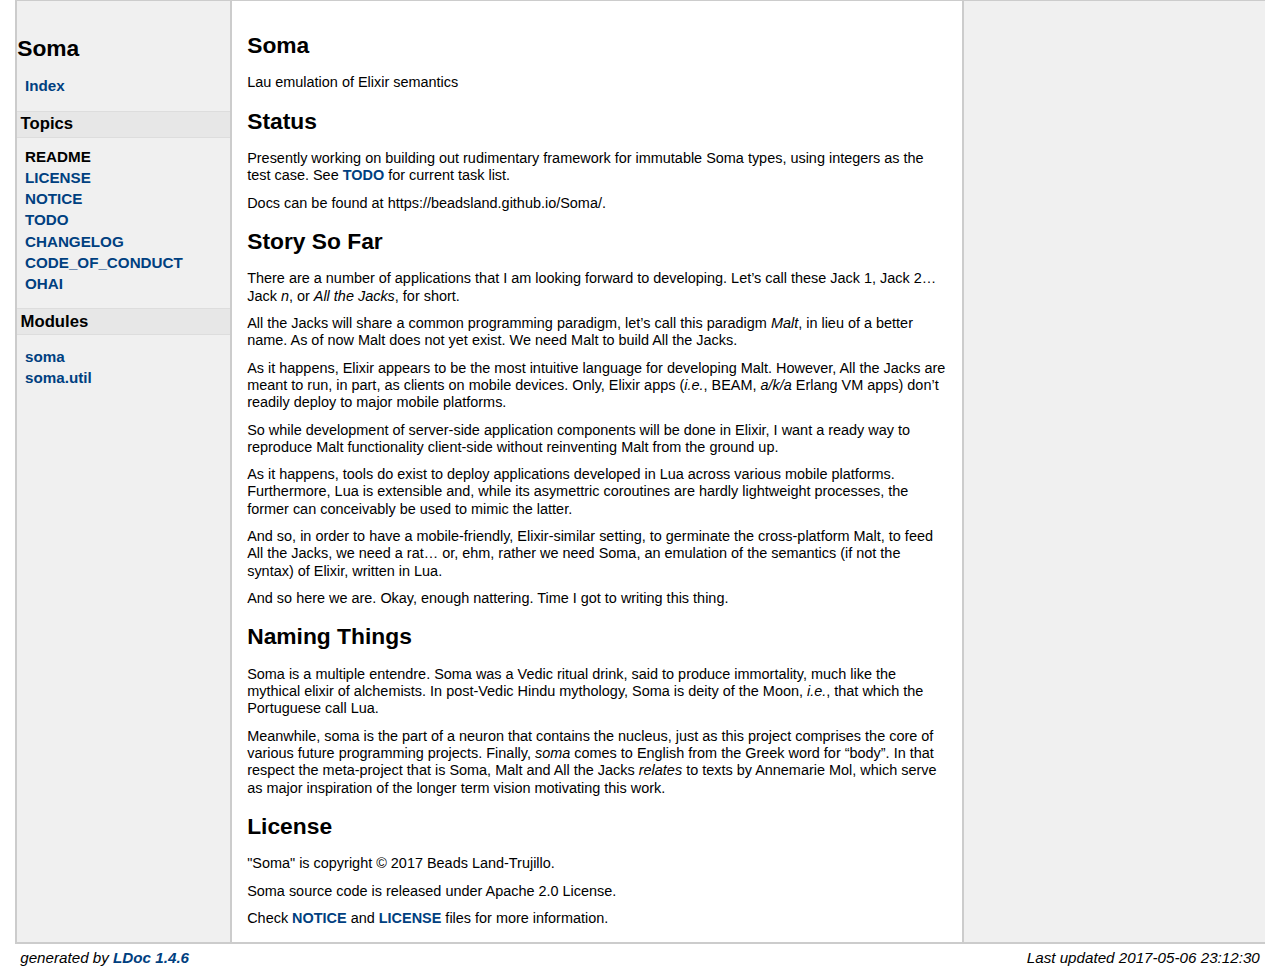
<file: docs/topics/README.md.html>
<!DOCTYPE html PUBLIC "-//W3C//DTD XHTML 1.0 Strict//EN"
   "http://www.w3.org/TR/xhtml1/DTD/xhtml1-strict.dtd">
<html>
<meta http-equiv="Content-Type" content="text/html; charset=UTF-8"/>
<head>
    <title>Reference</title>
    <link rel="stylesheet" href="../ldoc.css" type="text/css" />
</head>
<body>

<div id="container">

<div id="product">
	<div id="product_logo"></div>
	<div id="product_name"><big><b></b></big></div>
	<div id="product_description"></div>
</div> <!-- id="product" -->


<div id="main">


<!-- Menu -->

<div id="navigation">
<br/>
<h1>Soma</h1>

<ul>
  <li><a href="../index.html">Index</a></li>
</ul>



<h2>Topics</h2>
<ul class="">
  <li><strong>README</strong></li>
  <li><a href="../topics/LICENSE.md.html">LICENSE</a></li>
  <li><a href="../topics/NOTICE.md.html">NOTICE</a></li>
  <li><a href="../topics/TODO.md.html">TODO</a></li>
  <li><a href="../topics/CHANGELOG.md.html">CHANGELOG</a></li>
  <li><a href="../topics/CODE_OF_CONDUCT.md.html">CODE_OF_CONDUCT</a></li>
  <li><a href="../topics/OHAI.md.html">OHAI</a></li>
</ul>
<h2>Modules</h2>
<ul class="nowrap">
  <li><a href="../modules/soma.html">soma</a></li>
  <li><a href="../modules/soma.util.html">soma.util</a></li>
</ul>

</div>

<div id="content">

    <h1>Soma</h1>

<p>Lau emulation of Elixir semantics</p>

<h1>Status</h1>

<p>Presently working on building out rudimentary framework for immutable Soma types, using integers as the test case. See <a href="TODO.md.html">TODO</a> for current task list.</p>

<p>Docs can be found at https://beadsland.github.io/Soma/.</p>

<h1>Story So Far</h1>

<p>There are a number of applications that I am looking forward to developing. Let&rsquo;s call these Jack 1, Jack 2&hellip;Jack <em>n</em>, or <em>All the Jacks</em>, for short.</p>

<p>All the Jacks will share a common programming paradigm, let&rsquo;s call this paradigm <em>Malt</em>, in lieu of a better name. As of now Malt does not yet exist. We need Malt to build All the Jacks.</p>

<p>As it happens, Elixir appears to be the most intuitive language for developing Malt. However, All the Jacks are meant to run, in part, as clients on mobile devices. Only, Elixir apps (<em>i.e.</em>, BEAM, <em>a/k/a</em> Erlang VM apps) don&rsquo;t readily deploy to major mobile platforms.</p>

<p>So while development of server-side application components will be done in Elixir, I want a ready way to reproduce Malt functionality client-side without reinventing Malt from the ground up.</p>

<p>As it happens, tools do exist to deploy applications developed in Lua across various mobile platforms. Furthermore, Lua is extensible and, while its asymettric coroutines are hardly lightweight processes, the former can conceivably be used to mimic the latter.</p>

<p>And so, in order to have a mobile-friendly, Elixir-similar setting, to germinate the cross-platform Malt, to feed All the Jacks, we need a rat&hellip; or, ehm, rather we need Soma, an emulation of the semantics (if not the syntax) of Elixir, written in Lua.</p>

<p>And so here we are. Okay, enough nattering. Time I got to writing this thing.</p>

<h1>Naming Things</h1>

<p>Soma is a multiple entendre. Soma was a Vedic ritual drink, said to produce immortality, much like the mythical elixir of alchemists. In post-Vedic Hindu mythology, Soma is deity of the Moon, <em>i.e.</em>, that which the Portuguese call Lua.</p>

<p>Meanwhile, soma is the part of a neuron that contains the nucleus, just as this project comprises the core of various future programming projects. Finally, <em>soma</em> comes to English from the Greek word for &ldquo;body&rdquo;. In that respect the meta-project that is Soma, Malt and All the Jacks <em>relates</em> to texts by Annemarie Mol, which serve as major inspiration of the longer term vision motivating this work.</p>

<h1>License</h1>

<p>"Soma" is copyright © 2017 Beads Land-Trujillo.</p>

<p>Soma source code is released under Apache 2.0 License.</p>

<p>Check <a href="NOTICE.md.html">NOTICE</a> and <a href="LICENSE.md.html">LICENSE</a> files for more information.</p>


</div> <!-- id="content" -->
</div> <!-- id="main" -->
<div id="about">
<i>generated by <a href="http://github.com/stevedonovan/LDoc">LDoc 1.4.6</a></i>
<i style="float:right;">Last updated 2017-05-06 23:12:30 </i>
</div> <!-- id="about" -->
</div> <!-- id="container" -->
</body>
</html>
</file>
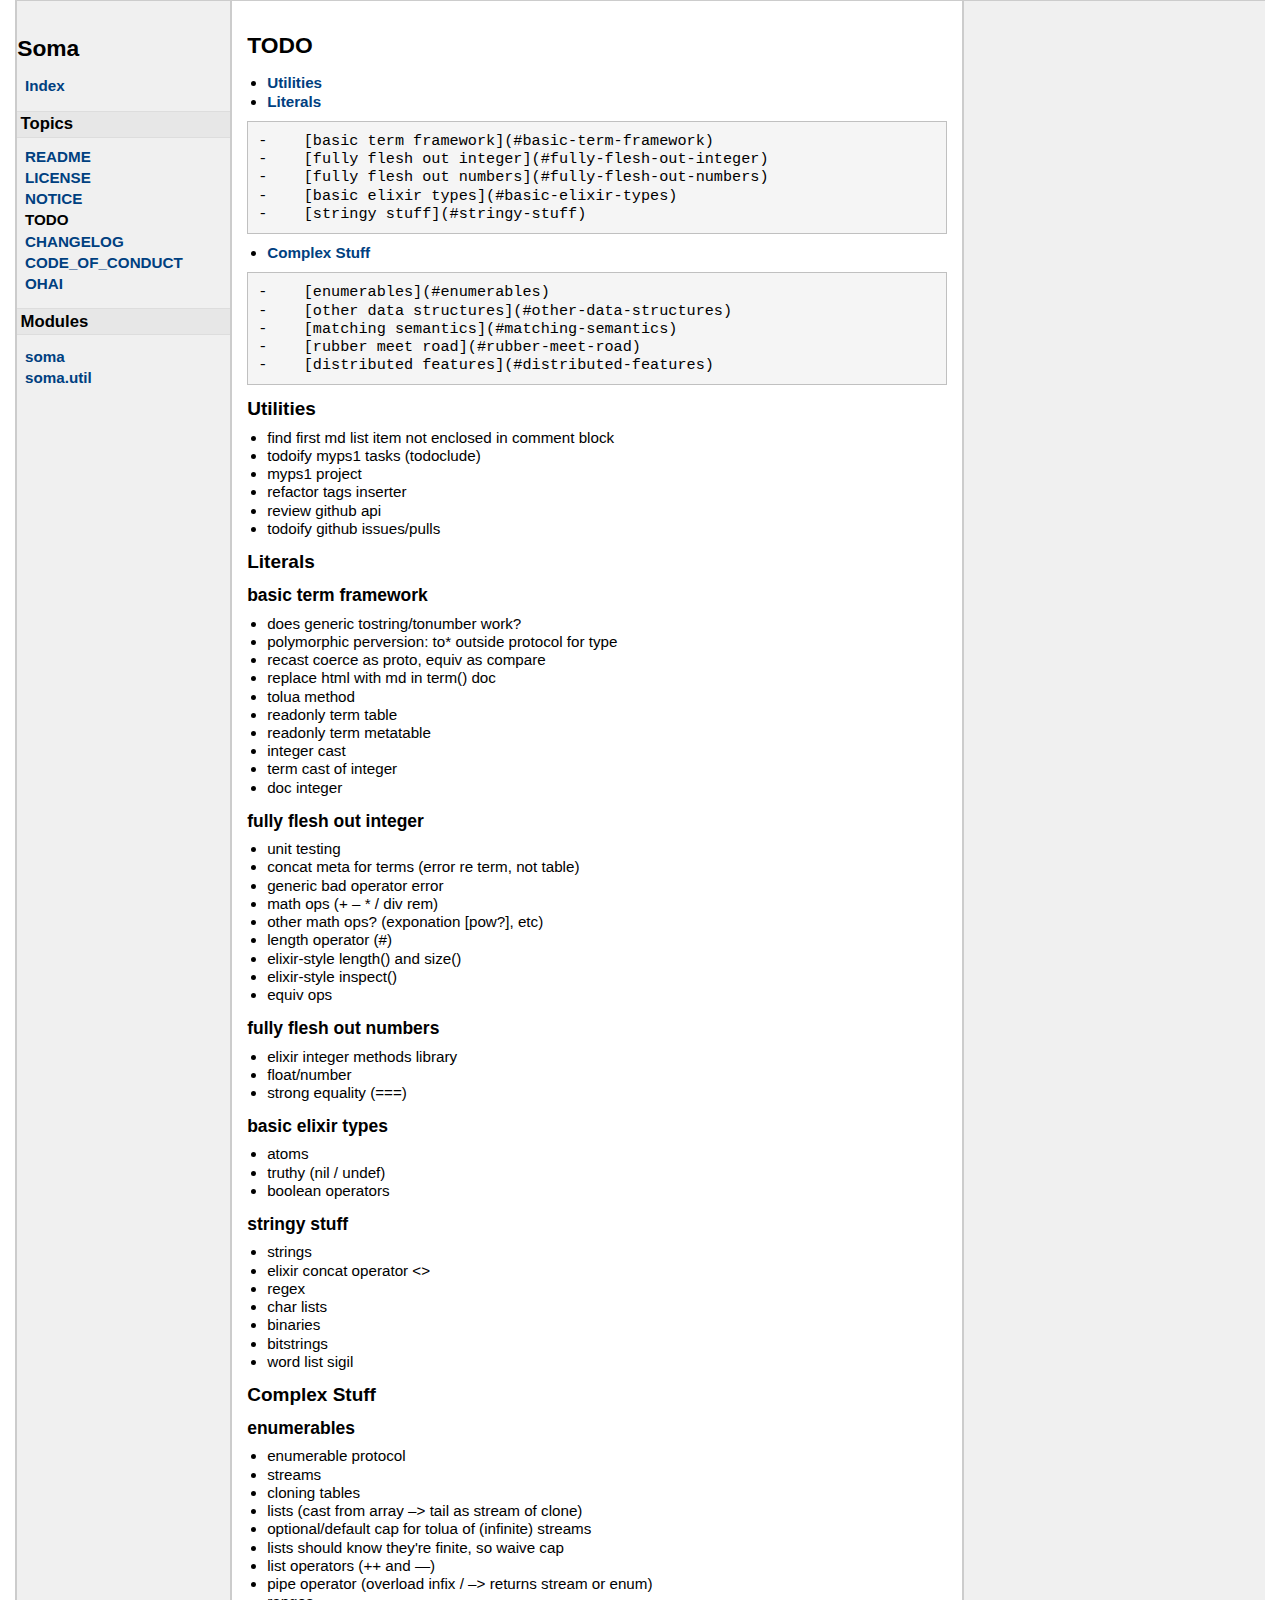
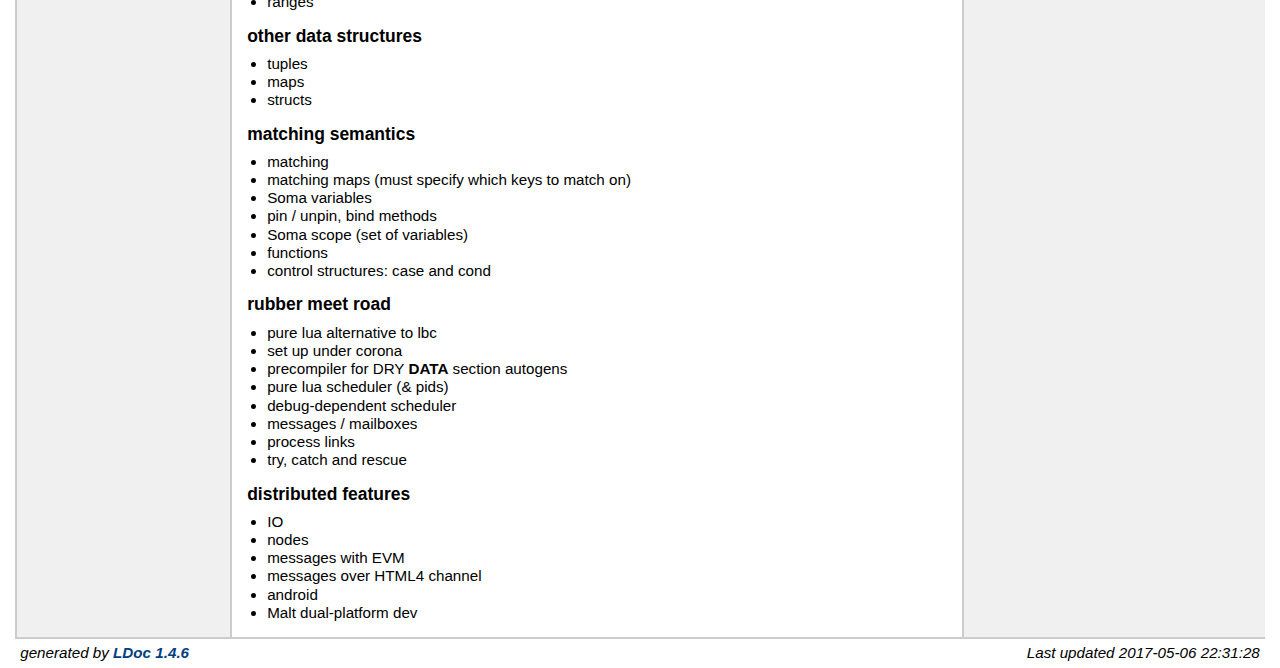
<file: docs/topics/TODO.md.html>
<!DOCTYPE html PUBLIC "-//W3C//DTD XHTML 1.0 Strict//EN"
   "http://www.w3.org/TR/xhtml1/DTD/xhtml1-strict.dtd">
<html>
<meta http-equiv="Content-Type" content="text/html; charset=UTF-8"/>
<head>
    <title>Reference</title>
    <link rel="stylesheet" href="../ldoc.css" type="text/css" />
</head>
<body>

<div id="container">

<div id="product">
	<div id="product_logo"></div>
	<div id="product_name"><big><b></b></big></div>
	<div id="product_description"></div>
</div> <!-- id="product" -->


<div id="main">


<!-- Menu -->

<div id="navigation">
<br/>
<h1>Soma</h1>

<ul>
  <li><a href="../index.html">Index</a></li>
</ul>



<h2>Topics</h2>
<ul class="">
  <li><a href="../topics/README.md.html">README</a></li>
  <li><a href="../topics/LICENSE.md.html">LICENSE</a></li>
  <li><a href="../topics/NOTICE.md.html">NOTICE</a></li>
  <li><strong>TODO</strong></li>
  <li><a href="../topics/CHANGELOG.md.html">CHANGELOG</a></li>
  <li><a href="../topics/CODE_OF_CONDUCT.md.html">CODE_OF_CONDUCT</a></li>
  <li><a href="../topics/OHAI.md.html">OHAI</a></li>
</ul>
<h2>Modules</h2>
<ul class="nowrap">
  <li><a href="../modules/soma.html">soma</a></li>
  <li><a href="../modules/soma.util.html">soma.util</a></li>
</ul>

</div>

<div id="content">

    <h1>TODO</h1>

<!-- MDTOC maxdepth:6 firsth1:0 numbering:0 flatten:0 bullets:1 updateOnSave:1 -->


<ul>
<li> <a href="#utilities">Utilities</a><br/>
</li>
<li> <a href="#literals">Literals</a></li>
</ul>


<pre>
-    [basic term framework](#basic-term-framework)
-    [fully flesh out integer](#fully-flesh-out-integer)
-    [fully flesh out numbers](#fully-flesh-out-numbers)
-    [basic elixir types](#basic-elixir-types)
-    [stringy stuff](#stringy-stuff)
</pre>


<ul>
<li> <a href="#complex-stuff">Complex Stuff</a></li>
</ul>


<pre>
-    [enumerables](#enumerables)
-    [other data structures](#other-data-structures)
-    [matching semantics](#matching-semantics)
-    [rubber meet road](#rubber-meet-road)
-    [distributed features](#distributed-features)
</pre>


<!-- /MDTOC -->


<h2>Utilities</h2>

<ul>
<li> find first md list item not enclosed in comment block</li>
<li> todoify myps1 tasks (todoclude)</li>
<li> myps1 project</li>
<li> refactor tags inserter</li>
<li> review github api</li>
<li> todoify github issues/pulls</li>
</ul>


<h2>Literals</h2>

<h3>basic term framework</h3>

<ul>
<li> does generic tostring/tonumber work?</li>
<li> polymorphic perversion: to* outside protocol for type</li>
<li> recast coerce as proto, equiv as compare</li>
<li> replace html with md in term() doc</li>
<li> tolua method</li>
<li> readonly term table</li>
<li> readonly term metatable</li>
<li> integer cast</li>
<li> term cast of integer</li>
<li> doc integer</li>
</ul>


<h3>fully flesh out integer</h3>

<ul>
<li> unit testing</li>
<li> concat meta for terms (error re term, not table)</li>
<li> generic bad operator error</li>
<li> math ops (+ &ndash; * / div rem)</li>
<li> other math ops? (exponation [pow?], etc)</li>
<li> length operator (#)</li>
<li> elixir-style length() and size()</li>
<li> elixir-style inspect()</li>
<li> equiv ops</li>
</ul>


<h3>fully flesh out numbers</h3>

<ul>
<li> elixir integer methods library</li>
<li> float/number</li>
<li> strong equality (===)</li>
</ul>


<h3>basic elixir types</h3>

<ul>
<li> atoms</li>
<li> truthy (nil / undef)</li>
<li> boolean operators</li>
</ul>


<h3>stringy stuff</h3>

<ul>
<li> strings</li>
<li> elixir concat operator &lt;></li>
<li> regex</li>
<li> char lists</li>
<li> binaries</li>
<li> bitstrings</li>
<li> word list sigil</li>
</ul>


<h2>Complex Stuff</h2>

<h3>enumerables</h3>

<ul>
<li> enumerable protocol</li>
<li> streams</li>
<li> cloning tables</li>
<li> lists (cast from array &ndash;> tail as stream of clone)</li>
<li> optional/default cap for tolua of (infinite) streams</li>
<li> lists should know they're finite, so waive cap</li>
<li> list operators (++ and &mdash;)</li>
<li> pipe operator (overload infix / &ndash;> returns stream or enum)</li>
<li> ranges</li>
</ul>


<h3>other data structures</h3>

<ul>
<li> tuples</li>
<li> maps</li>
<li> structs</li>
</ul>


<h3>matching semantics</h3>

<ul>
<li> matching</li>
<li> matching maps (must specify which keys to match on)</li>
<li> Soma variables</li>
<li> pin / unpin, bind methods</li>
<li> Soma scope (set of variables)</li>
<li> functions</li>
<li> control structures: case and cond</li>
</ul>


<h3>rubber meet road</h3>

<ul>
<li> pure lua alternative to lbc</li>
<li> set up under corona</li>
<li> precompiler for DRY <strong>DATA</strong> section autogens</li>
<li> pure lua scheduler (&amp; pids)</li>
<li> debug-dependent scheduler</li>
<li> messages / mailboxes</li>
<li> process links</li>
<li> try, catch and rescue</li>
</ul>


<h3>distributed features</h3>

<ul>
<li> IO</li>
<li> nodes</li>
<li> messages with EVM</li>
<li> messages over HTML4 channel</li>
<li> android</li>
<li> Malt dual-platform dev</li>
</ul>



</div> <!-- id="content" -->
</div> <!-- id="main" -->
<div id="about">
<i>generated by <a href="http://github.com/stevedonovan/LDoc">LDoc 1.4.6</a></i>
<i style="float:right;">Last updated 2017-05-06 22:31:28 </i>
</div> <!-- id="about" -->
</div> <!-- id="container" -->
</body>
</html>
</file>
<file: doc/ldoc.css>
/* BEGIN RESET

Copyright (c) 2010, Yahoo! Inc. All rights reserved.
Code licensed under the BSD License:
http://developer.yahoo.com/yui/license.html
version: 2.8.2r1
*/
html {
    color: #000;
    background: #FFF;
}
body,div,dl,dt,dd,ul,ol,li,h1,h2,h3,h4,h5,h6,pre,code,form,fieldset,legend,input,button,textarea,p,blockquote,th,td {
    margin: 0;
    padding: 0;
}
table {
    border-collapse: collapse;
    border-spacing: 0;
}
fieldset,img {
    border: 0;
}
address,caption,cite,code,dfn,em,strong,th,var,optgroup {
    font-style: inherit;
    font-weight: inherit;
}
del,ins {
    text-decoration: none;
}
li {
    margin-left: 20px;
}
caption,th {
    text-align: left;
}
h1,h2,h3,h4,h5,h6 {
    font-size: 100%;
    font-weight: bold;
}
q:before,q:after {
    content: '';
}
abbr,acronym {
    border: 0;
    font-variant: normal;
}
sup {
    vertical-align: baseline;
}
sub {
    vertical-align: baseline;
}
legend {
    color: #000;
}
input,button,textarea,select,optgroup,option {
    font-family: inherit;
    font-size: inherit;
    font-style: inherit;
    font-weight: inherit;
}
input,button,textarea,select {*font-size:100%;
}
/* END RESET */

body {
    margin-left: 1em;
    margin-right: 1em;
    font-family: arial, helvetica, geneva, sans-serif;
    background-color: #ffffff; margin: 0px;
}

code, tt { font-family: monospace; font-size: 1.1em; }
span.parameter { font-family:monospace; }
span.parameter:after { content:":"; }
span.types:before { content:"("; }
span.types:after { content:")"; }
.type { font-weight: bold; font-style:italic }

body, p, td, th { font-size: .95em; line-height: 1.2em;}

p, ul { margin: 10px 0 0 0px;}

strong { font-weight: bold;}

em { font-style: italic;}

h1 {
    font-size: 1.5em;
    margin: 20px 0 20px 0;
}
h2, h3, h4 { margin: 15px 0 10px 0; }
h2 { font-size: 1.25em; }
h3 { font-size: 1.15em; }
h4 { font-size: 1.06em; }

a:link { font-weight: bold; color: #004080; text-decoration: none; }
a:visited { font-weight: bold; color: #006699; text-decoration: none; }
a:link:hover { text-decoration: underline; }

hr {
    color:#cccccc;
    background: #00007f;
    height: 1px;
}

blockquote { margin-left: 3em; }

ul { list-style-type: disc; }

p.name {
    font-family: "Andale Mono", monospace;
    padding-top: 1em;
}

pre {
    background-color: rgb(245, 245, 245);
    border: 1px solid #C0C0C0; /* silver */
    padding: 10px;
    margin: 10px 0 10px 0;
    overflow: auto;
    font-family: "Andale Mono", monospace;
}

pre.example {
    font-size: .85em;
}

table.index { border: 1px #00007f; }
table.index td { text-align: left; vertical-align: top; }

#container {
    margin-left: 1em;
    margin-right: 1em;
    background-color: #f0f0f0;
}

#product {
    text-align: center;
    border-bottom: 1px solid #cccccc;
    background-color: #ffffff;
}

#product big {
    font-size: 2em;
}

#main {
    background-color: #f0f0f0;
    border-left: 2px solid #cccccc;
}

#navigation {
    float: left;
    width: 14em;
    vertical-align: top;
    background-color: #f0f0f0;
    overflow: visible;
}

#navigation h2 {
    background-color:#e7e7e7;
    font-size:1.1em;
    color:#000000;
    text-align: left;
    padding:0.2em;
    border-top:1px solid #dddddd;
    border-bottom:1px solid #dddddd;
}

#navigation ul
{
    font-size:1em;
    list-style-type: none;
    margin: 1px 1px 10px 1px;
}

#navigation li {
    text-indent: -1em;
    display: block;
    margin: 3px 0px 0px 22px;
}

#navigation li li a {
    margin: 0px 3px 0px -1em;
}

#content {
    margin-left: 14em;
    padding: 1em;
    width: 700px;
    border-left: 2px solid #cccccc;
    border-right: 2px solid #cccccc;
    background-color: #ffffff;
}

#about {
    clear: both;
    padding: 5px;
    border-top: 2px solid #cccccc;
    background-color: #ffffff;
}

@media print {
    body {
        font: 12pt "Times New Roman", "TimeNR", Times, serif;
    }
    a { font-weight: bold; color: #004080; text-decoration: underline; }

    #main {
        background-color: #ffffff;
        border-left: 0px;
    }

    #container {
        margin-left: 2%;
        margin-right: 2%;
        background-color: #ffffff;
    }

    #content {
        padding: 1em;
        background-color: #ffffff;
    }

    #navigation {
        display: none;
    }
    pre.example {
        font-family: "Andale Mono", monospace;
        font-size: 10pt;
        page-break-inside: avoid;
    }
}

table.module_list {
    border-width: 1px;
    border-style: solid;
    border-color: #cccccc;
    border-collapse: collapse;
}
table.module_list td {
    border-width: 1px;
    padding: 3px;
    border-style: solid;
    border-color: #cccccc;
}
table.module_list td.name { background-color: #f0f0f0; min-width: 200px; }
table.module_list td.summary { width: 100%; }


table.function_list {
    border-width: 1px;
    border-style: solid;
    border-color: #cccccc;
    border-collapse: collapse;
}
table.function_list td {
    border-width: 1px;
    padding: 3px;
    border-style: solid;
    border-color: #cccccc;
}
table.function_list td.name { background-color: #f0f0f0; min-width: 200px; }
table.function_list td.summary { width: 100%; }

ul.nowrap {
    overflow:auto;
    white-space:nowrap;
}

dl.table dt, dl.function dt {border-top: 1px solid #ccc; padding-top: 1em;}
dl.table dd, dl.function dd {padding-bottom: 1em; margin: 10px 0 0 20px;}
dl.table h3, dl.function h3 {font-size: .95em;}

/* stop sublists from having initial vertical space */
ul ul { margin-top: 0px; }
ol ul { margin-top: 0px; }
ol ol { margin-top: 0px; }
ul ol { margin-top: 0px; }

/* make the target distinct; helps when we're navigating to a function */
a:target + * {
  background-color: #FF9;
}


/* styles for prettification of source */
pre .comment { color: #558817; }
pre .constant { color: #a8660d; }
pre .escape { color: #844631; }
pre .keyword { color: #aa5050; font-weight: bold; }
pre .library { color: #0e7c6b; }
pre .marker { color: #512b1e; background: #fedc56; font-weight: bold; }
pre .string { color: #8080ff; }
pre .number { color: #f8660d; }
pre .operator { color: #2239a8; font-weight: bold; }
pre .preprocessor, pre .prepro { color: #a33243; }
pre .global { color: #800080; }
pre .user-keyword { color: #800080; }
pre .prompt { color: #558817; }
pre .url { color: #272fc2; text-decoration: underline; }
</file>
<file: docs/ldoc.css>
/* BEGIN RESET

Copyright (c) 2010, Yahoo! Inc. All rights reserved.
Code licensed under the BSD License:
http://developer.yahoo.com/yui/license.html
version: 2.8.2r1
*/
html {
    color: #000;
    background: #FFF;
}
body,div,dl,dt,dd,ul,ol,li,h1,h2,h3,h4,h5,h6,pre,code,form,fieldset,legend,input,button,textarea,p,blockquote,th,td {
    margin: 0;
    padding: 0;
}
table {
    border-collapse: collapse;
    border-spacing: 0;
}
fieldset,img {
    border: 0;
}
address,caption,cite,code,dfn,em,strong,th,var,optgroup {
    font-style: inherit;
    font-weight: inherit;
}
del,ins {
    text-decoration: none;
}
li {
    margin-left: 20px;
}
caption,th {
    text-align: left;
}
h1,h2,h3,h4,h5,h6 {
    font-size: 100%;
    font-weight: bold;
}
q:before,q:after {
    content: '';
}
abbr,acronym {
    border: 0;
    font-variant: normal;
}
sup {
    vertical-align: baseline;
}
sub {
    vertical-align: baseline;
}
legend {
    color: #000;
}
input,button,textarea,select,optgroup,option {
    font-family: inherit;
    font-size: inherit;
    font-style: inherit;
    font-weight: inherit;
}
input,button,textarea,select {*font-size:100%;
}
/* END RESET */

body {
    margin-left: 1em;
    margin-right: 1em;
    font-family: arial, helvetica, geneva, sans-serif;
    background-color: #ffffff; margin: 0px;
}

code, tt { font-family: monospace; font-size: 1.1em; }
span.parameter { font-family:monospace; }
span.parameter:after { content:":"; }
span.types:before { content:"("; }
span.types:after { content:")"; }
.type { font-weight: bold; font-style:italic }

body, p, td, th { font-size: .95em; line-height: 1.2em;}

p, ul { margin: 10px 0 0 0px;}

strong { font-weight: bold;}

em { font-style: italic;}

h1 {
    font-size: 1.5em;
    margin: 20px 0 20px 0;
}
h2, h3, h4 { margin: 15px 0 10px 0; }
h2 { font-size: 1.25em; }
h3 { font-size: 1.15em; }
h4 { font-size: 1.06em; }

a:link { font-weight: bold; color: #004080; text-decoration: none; }
a:visited { font-weight: bold; color: #006699; text-decoration: none; }
a:link:hover { text-decoration: underline; }

hr {
    color:#cccccc;
    background: #00007f;
    height: 1px;
}

blockquote { margin-left: 3em; }

ul { list-style-type: disc; }

p.name {
    font-family: "Andale Mono", monospace;
    padding-top: 1em;
}

pre {
    background-color: rgb(245, 245, 245);
    border: 1px solid #C0C0C0; /* silver */
    padding: 10px;
    margin: 10px 0 10px 0;
    overflow: auto;
    font-family: "Andale Mono", monospace;
}

pre.example {
    font-size: .85em;
}

table.index { border: 1px #00007f; }
table.index td { text-align: left; vertical-align: top; }

#container {
    margin-left: 1em;
    margin-right: 1em;
    background-color: #f0f0f0;
}

#product {
    text-align: center;
    border-bottom: 1px solid #cccccc;
    background-color: #ffffff;
}

#product big {
    font-size: 2em;
}

#main {
    background-color: #f0f0f0;
    border-left: 2px solid #cccccc;
}

#navigation {
    float: left;
    width: 14em;
    vertical-align: top;
    background-color: #f0f0f0;
    overflow: visible;
}

#navigation h2 {
    background-color:#e7e7e7;
    font-size:1.1em;
    color:#000000;
    text-align: left;
    padding:0.2em;
    border-top:1px solid #dddddd;
    border-bottom:1px solid #dddddd;
}

#navigation ul
{
    font-size:1em;
    list-style-type: none;
    margin: 1px 1px 10px 1px;
}

#navigation li {
    text-indent: -1em;
    display: block;
    margin: 3px 0px 0px 22px;
}

#navigation li li a {
    margin: 0px 3px 0px -1em;
}

#content {
    margin-left: 14em;
    padding: 1em;
    width: 700px;
    border-left: 2px solid #cccccc;
    border-right: 2px solid #cccccc;
    background-color: #ffffff;
}

#about {
    clear: both;
    padding: 5px;
    border-top: 2px solid #cccccc;
    background-color: #ffffff;
}

@media print {
    body {
        font: 12pt "Times New Roman", "TimeNR", Times, serif;
    }
    a { font-weight: bold; color: #004080; text-decoration: underline; }

    #main {
        background-color: #ffffff;
        border-left: 0px;
    }

    #container {
        margin-left: 2%;
        margin-right: 2%;
        background-color: #ffffff;
    }

    #content {
        padding: 1em;
        background-color: #ffffff;
    }

    #navigation {
        display: none;
    }
    pre.example {
        font-family: "Andale Mono", monospace;
        font-size: 10pt;
        page-break-inside: avoid;
    }
}

table.module_list {
    border-width: 1px;
    border-style: solid;
    border-color: #cccccc;
    border-collapse: collapse;
}
table.module_list td {
    border-width: 1px;
    padding: 3px;
    border-style: solid;
    border-color: #cccccc;
}
table.module_list td.name { background-color: #f0f0f0; min-width: 200px; }
table.module_list td.summary { width: 100%; }


table.function_list {
    border-width: 1px;
    border-style: solid;
    border-color: #cccccc;
    border-collapse: collapse;
}
table.function_list td {
    border-width: 1px;
    padding: 3px;
    border-style: solid;
    border-color: #cccccc;
}
table.function_list td.name { background-color: #f0f0f0; min-width: 200px; }
table.function_list td.summary { width: 100%; }

ul.nowrap {
    overflow:auto;
    white-space:nowrap;
}

dl.table dt, dl.function dt {border-top: 1px solid #ccc; padding-top: 1em;}
dl.table dd, dl.function dd {padding-bottom: 1em; margin: 10px 0 0 20px;}
dl.table h3, dl.function h3 {font-size: .95em;}

/* stop sublists from having initial vertical space */
ul ul { margin-top: 0px; }
ol ul { margin-top: 0px; }
ol ol { margin-top: 0px; }
ul ol { margin-top: 0px; }

/* make the target distinct; helps when we're navigating to a function */
a:target + * {
  background-color: #FF9;
}


/* styles for prettification of source */
pre .comment { color: #558817; }
pre .constant { color: #a8660d; }
pre .escape { color: #844631; }
pre .keyword { color: #aa5050; font-weight: bold; }
pre .library { color: #0e7c6b; }
pre .marker { color: #512b1e; background: #fedc56; font-weight: bold; }
pre .string { color: #8080ff; }
pre .number { color: #f8660d; }
pre .operator { color: #2239a8; font-weight: bold; }
pre .preprocessor, pre .prepro { color: #a33243; }
pre .global { color: #800080; }
pre .user-keyword { color: #800080; }
pre .prompt { color: #558817; }
pre .url { color: #272fc2; text-decoration: underline; }
</file>
